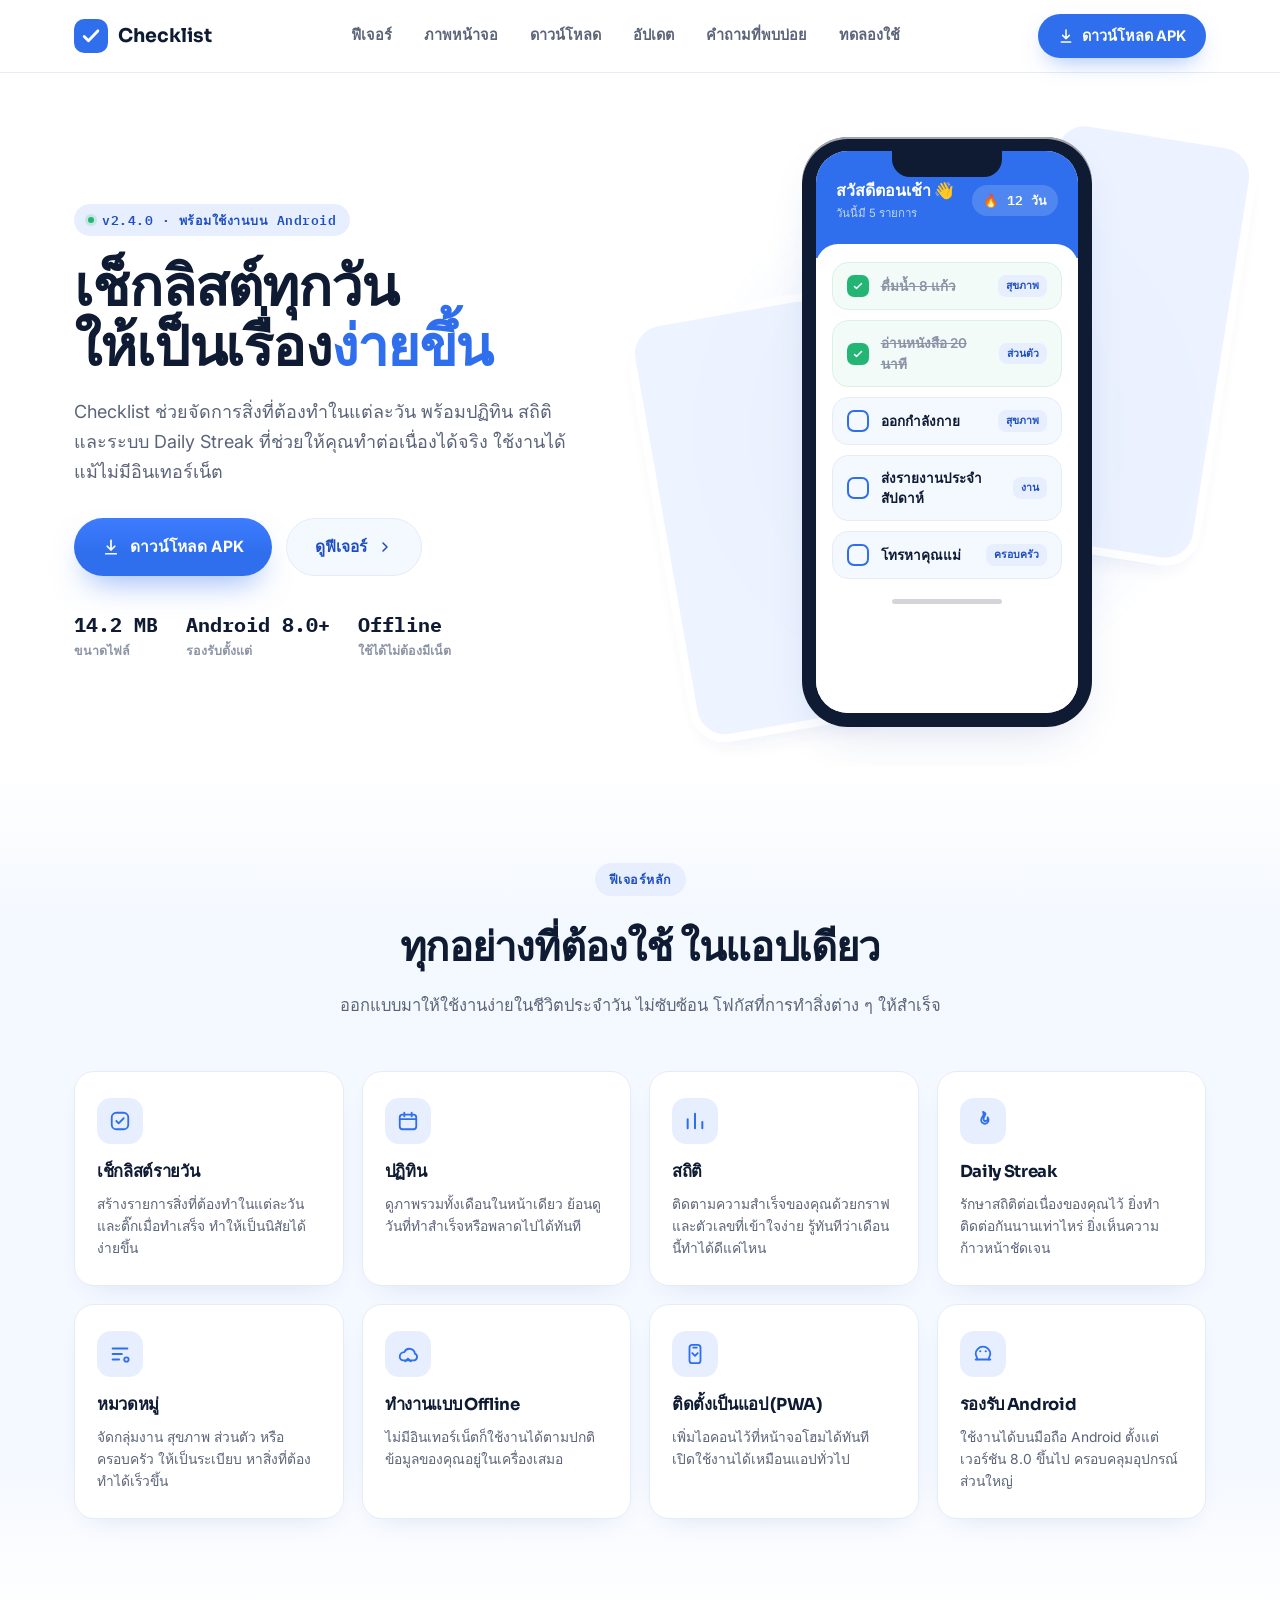
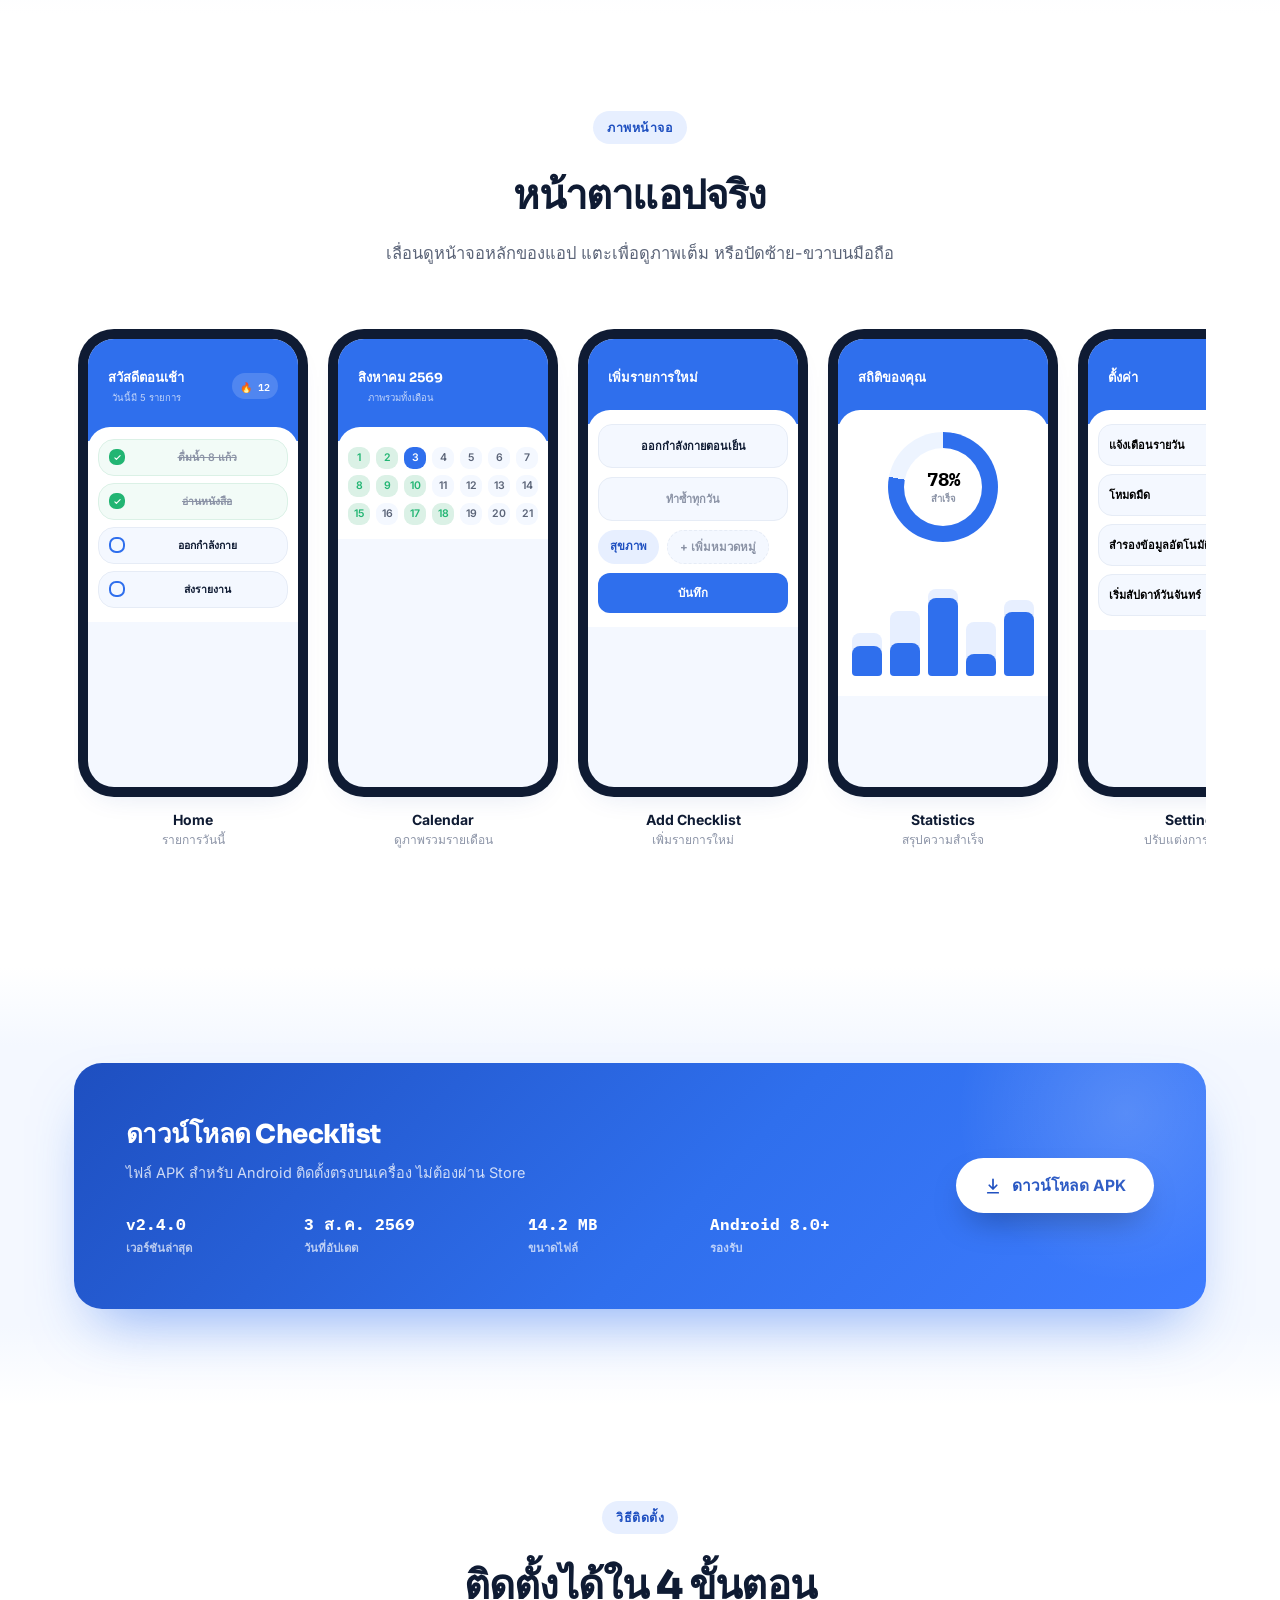
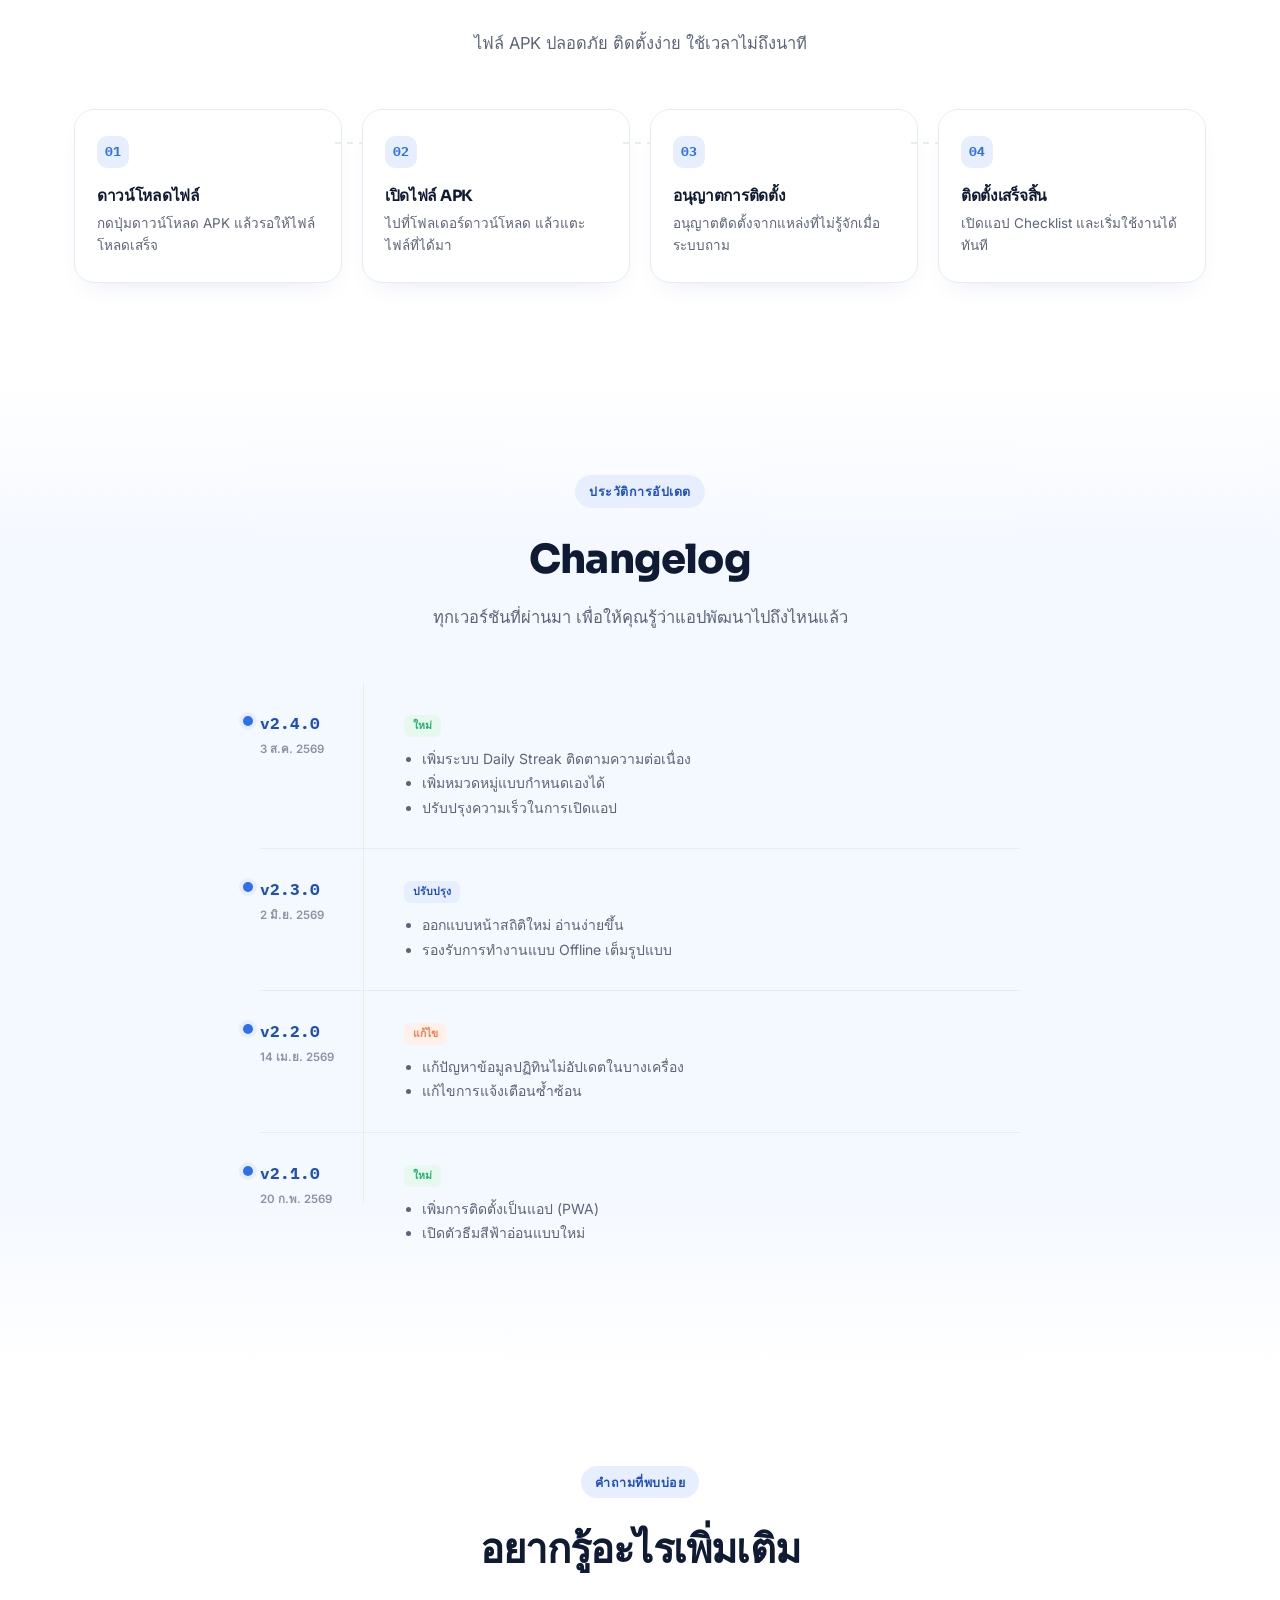
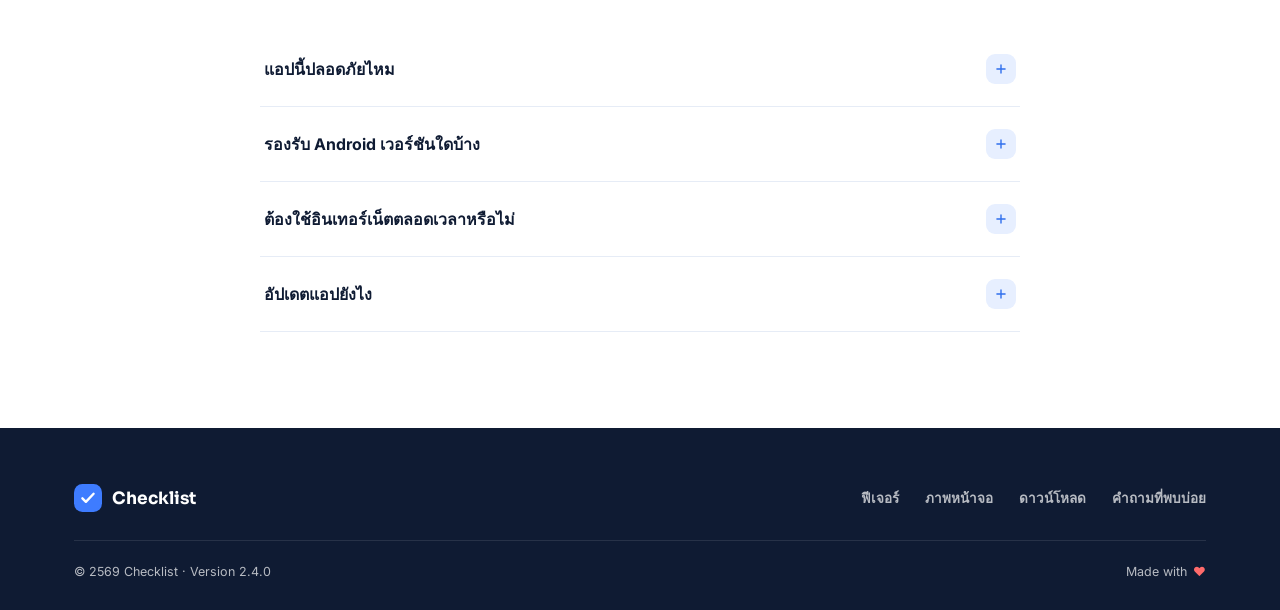
<file: index.html>
<!DOCTYPE html>
<html lang="th">
<head>
<meta charset="UTF-8">
<meta name="viewport" content="width=device-width, initial-scale=1, viewport-fit=cover">
<title>Checklist — เช็กลิสต์ทุกวัน ให้เป็นเรื่องง่าย</title>
<meta name="description" content="Checklist แอปจัดการเช็กลิสต์ประจำวัน พร้อมปฏิทิน สถิติ และ Daily Streak ใช้งานได้แบบ Offline ดาวน์โหลด APK ฟรี">
<meta name="theme-color" content="#2F6FED">
<link rel="preconnect" href="https://fonts.googleapis.com">
<link rel="preconnect" href="https://fonts.gstatic.com" crossorigin>
<link href="https://fonts.googleapis.com/css2?family=Sora:wght@500;600;700;800&family=Inter:wght@400;500;600;700&family=IBM+Plex+Mono:wght@500;600&display=swap" rel="stylesheet">
<style>
  :root{
    --bg:#ffffff;
    --bg-soft:#F4F8FF;
    --bg-soft-2:#EDF4FF;
    --primary:#2F6FED;
    --primary-dark:#1E4FC0;
    --primary-soft:#E7EFFF;
    --ink:#0F1B33;
    --ink-soft:#5B6478;
    --ink-faint:#8B93A6;
    --line:#E6ECF6;
    --streak:#FF7A45;
    --success:#22B573;
    --radius-l:28px;
    --radius-m:20px;
    --radius-s:14px;
    --shadow-soft:0 20px 50px -22px rgba(29,66,153,.22);
    --shadow-card:0 12px 30px -18px rgba(29,66,153,.18);
    --font-display:'Sora',system-ui,sans-serif;
    --font-body:'Inter',system-ui,sans-serif;
    --font-mono:'IBM Plex Mono',ui-monospace,monospace;
    --container:1180px;
  }

  *{box-sizing:border-box;}
  html{scroll-behavior:smooth;}
  @media (prefers-reduced-motion: reduce){
    html{scroll-behavior:auto;}
    *{animation-duration:0.001ms !important; animation-iteration-count:1 !important; transition-duration:0.001ms !important; scroll-behavior:auto !important;}
  }
  body{
    margin:0;
    font-family:var(--font-body);
    color:var(--ink);
    background:var(--bg);
    -webkit-font-smoothing:antialiased;
    line-height:1.5;
  }
  img,svg{display:block;max-width:100%;}
  a{color:inherit;text-decoration:none;}
  button{font-family:inherit;}
  .container{
    max-width:var(--container);
    margin:0 auto;
    padding:0 24px;
  }
  h1,h2,h3,h4{
    font-family:var(--font-display);
    margin:0;
    letter-spacing:-0.02em;
    color:var(--ink);
  }
  p{margin:0;}
  section{position:relative;}

  :focus-visible{
    outline:3px solid var(--primary);
    outline-offset:3px;
    border-radius:6px;
  }

  /* ---------- reveal on scroll ---------- */
  .reveal{
    opacity:0;
    transform:translateY(18px);
    transition:opacity .7s cubic-bezier(.2,.7,.2,1), transform .7s cubic-bezier(.2,.7,.2,1);
  }
  .reveal.in{
    opacity:1;
    transform:translateY(0);
  }
  .reveal-stagger > *{transition-delay:calc(var(--i, 0) * 70ms);}

  /* ---------- header ---------- */
  .site-header{
    position:sticky;
    top:0;
    z-index:50;
    background:rgba(255,255,255,.82);
    backdrop-filter:blur(14px) saturate(160%);
    -webkit-backdrop-filter:blur(14px) saturate(160%);
    border-bottom:1px solid var(--line);
  }
  .site-header .container{
    display:flex;
    align-items:center;
    justify-content:space-between;
    height:72px;
  }
  .brand{display:flex;align-items:center;gap:10px;font-family:var(--font-display);font-weight:700;font-size:19px;}
  .brand .logo-mark{width:34px;height:34px;flex:none;}
  .nav-links{display:flex;align-items:center;gap:28px;font-size:14.5px;font-weight:600;color:var(--ink-soft);}
  .nav-links a{padding:6px 2px;border-bottom:2px solid transparent;transition:color .2s ease,border-color .2s ease;}
  .nav-links a:hover{color:var(--primary);border-color:var(--primary-soft);}
  .header-cta{
    display:inline-flex;align-items:center;gap:8px;
    background:var(--primary);
    color:#fff;
    font-weight:700;
    font-size:14.5px;
    padding:11px 20px;
    border-radius:999px;
    box-shadow:0 10px 24px -10px rgba(47,111,237,.55);
    transition:transform .2s ease, box-shadow .2s ease, background .2s ease;
  }
  .header-cta:hover{transform:translateY(-1px);box-shadow:0 14px 28px -10px rgba(47,111,237,.6);background:var(--primary-dark);}
  .nav-toggle{display:none;}

  /* ---------- buttons ---------- */
  .btn{
    display:inline-flex;align-items:center;justify-content:center;gap:10px;
    font-weight:700;font-size:15.5px;
    padding:16px 28px;
    border-radius:999px;
    border:none;
    cursor:pointer;
    transition:transform .2s ease, box-shadow .2s ease, background .2s ease, color .2s ease;
    font-family:var(--font-body);
  }
  .btn-primary{
    background:linear-gradient(180deg,#3E7CFF,var(--primary) 60%);
    color:#fff;
    box-shadow:0 16px 32px -12px rgba(47,111,237,.55);
  }
  .btn-primary:hover{transform:translateY(-2px);box-shadow:0 20px 38px -12px rgba(47,111,237,.62);}
  .btn-ghost{
    background:var(--bg-soft);
    color:var(--primary-dark);
    border:1px solid var(--line);
  }
  .btn-ghost:hover{background:var(--primary-soft);transform:translateY(-2px);}
  .btn svg{flex:none;}

  /* ---------- hero ---------- */
  .hero{
    padding:64px 0 40px;
    overflow:hidden;
  }
  .hero .container{
    display:grid;
    grid-template-columns:1.05fr .95fr;
    gap:40px;
    align-items:center;
  }
  .eyebrow{
    display:inline-flex;align-items:center;gap:8px;
    font-family:var(--font-mono);
    font-size:12.5px;font-weight:600;
    letter-spacing:.04em;
    color:var(--primary-dark);
    background:var(--primary-soft);
    padding:7px 14px;
    border-radius:999px;
    margin-bottom:22px;
  }
  .eyebrow .dot{width:6px;height:6px;border-radius:50%;background:var(--success);box-shadow:0 0 0 3px rgba(34,181,115,.18);}
  .hero h1{
    font-size:clamp(34px,4.4vw,56px);
    line-height:1.06;
    font-weight:800;
  }
  .hero h1 span{color:var(--primary);}
  .hero .lede{
    margin-top:20px;
    font-size:18px;
    color:var(--ink-soft);
    max-width:46ch;
    line-height:1.65;
  }
  .hero-actions{
    margin-top:32px;
    display:flex;
    flex-wrap:wrap;
    gap:14px;
  }
  .hero-meta{
    margin-top:34px;
    display:flex;
    gap:28px;
    flex-wrap:wrap;
  }
  .hero-meta div{display:flex;flex-direction:column;gap:2px;}
  .hero-meta strong{font-family:var(--font-mono);font-size:20px;color:var(--ink);}
  .hero-meta span{font-size:12.5px;color:var(--ink-faint);font-weight:600;}

  /* ---------- phone mockup ---------- */
  .hero-visual{
    position:relative;
    display:flex;
    justify-content:center;
    align-items:center;
    min-height:560px;
  }
  .glow{
    position:absolute;
    width:520px;height:520px;
    background:radial-gradient(circle,rgba(47,111,237,.16),rgba(47,111,237,0) 70%);
    filter:blur(4px);
    z-index:0;
  }
  .phone{
    position:relative;
    width:290px;
    height:590px;
    background:#0F1B33;
    border-radius:46px;
    padding:14px;
    box-shadow:var(--shadow-soft), 0 2px 0 rgba(255,255,255,.6) inset;
    z-index:2;
  }
  .phone::before{
    content:"";
    position:absolute;
    top:14px;left:50%;
    transform:translateX(-50%);
    width:110px;height:26px;
    background:#0F1B33;
    border-radius:0 0 18px 18px;
    z-index:3;
  }
  .phone-screen{
    width:100%;height:100%;
    background:var(--bg-soft);
    border-radius:32px;
    overflow:hidden;
    position:relative;
    display:flex;
    flex-direction:column;
  }
  .phone-float{
    position:absolute;
    width:210px;height:430px;
    background:#EAF1FF;
    border-radius:36px;
    border:8px solid #fff;
    box-shadow:var(--shadow-card);
    z-index:1;
  }
  .phone-float.p1{top:-10px;right:-24px;transform:rotate(9deg);opacity:.9;}
  .phone-float.p2{bottom:-6px;left:-30px;transform:rotate(-10deg);opacity:.85;}

  .screen-topbar{
    padding:28px 20px 14px;
    display:flex;justify-content:space-between;align-items:center;
  }
  .screen-topbar .hi{font-family:var(--font-display);color:#fff;font-weight:700;font-size:16px;}
  .screen-topbar .sub{font-family:var(--font-body);color:rgba(255,255,255,.7);font-size:11.5px;margin-top:2px;}
  .screen-topbar-inner{background:var(--primary);padding:0 0 22px;}
  .streak-chip{
    display:flex;align-items:center;gap:5px;
    background:rgba(255,255,255,.16);
    color:#fff;
    padding:6px 11px;
    border-radius:999px;
    font-family:var(--font-mono);
    font-size:12.5px;font-weight:600;
  }
  .screen-body{
    flex:1;
    padding:18px 16px 20px;
    display:flex;flex-direction:column;gap:10px;
    background:#fff;
    border-radius:22px 22px 0 0;
    margin-top:-14px;
    overflow:hidden;
  }
  .task-row{
    display:flex;align-items:center;gap:12px;
    background:var(--bg-soft);
    border:1px solid var(--line);
    padding:12px 14px;
    border-radius:16px;
  }
  .task-row .box{
    width:22px;height:22px;border-radius:7px;
    border:2px solid var(--primary);
    flex:none;
    display:flex;align-items:center;justify-content:center;
  }
  .task-row.done{background:#F2FBF7;border-color:#DBF1E6;}
  .task-row.done .box{background:var(--success);border-color:var(--success);}
  .task-row.done .box svg{stroke:#fff;}
  .task-row .txt{flex:1;font-size:13.5px;font-weight:600;color:var(--ink);}
  .task-row.done .txt{color:var(--ink-faint);text-decoration:line-through;}
  .task-row .tag{font-size:10.5px;font-weight:700;color:var(--primary-dark);background:var(--primary-soft);padding:3px 8px;border-radius:8px;flex:none;}

  .home-indicator{
    width:110px;height:5px;border-radius:999px;
    background:rgba(15,27,51,.18);
    margin:10px auto 0;
    flex:none;
  }

  /* calendar screen */
  .cal-grid{display:grid;grid-template-columns:repeat(7,1fr);gap:6px;margin-top:6px;}
  .cal-cell{aspect-ratio:1;border-radius:9px;display:flex;align-items:center;justify-content:center;font-size:10.5px;font-weight:600;color:var(--ink-soft);background:var(--bg-soft);}
  .cal-cell.active{background:var(--primary);color:#fff;}
  .cal-cell.done{background:#DBF1E6;color:var(--success);}

  /* stats screen */
  .stat-bars{display:flex;align-items:flex-end;gap:8px;height:120px;padding:6px 4px;}
  .stat-bars .bar{flex:1;background:var(--primary-soft);border-radius:8px 8px 4px 4px;position:relative;}
  .stat-bars .bar span{position:absolute;inset:0;background:var(--primary);border-radius:8px 8px 4px 4px;bottom:0;top:auto;}
  .stat-ring{width:110px;height:110px;margin:8px auto;border-radius:50%;background:conic-gradient(var(--primary) 0turn 0.78turn, var(--bg-soft-2) 0.78turn 1turn);display:flex;align-items:center;justify-content:center;}
  .stat-ring-inner{width:78px;height:78px;border-radius:50%;background:#fff;display:flex;flex-direction:column;align-items:center;justify-content:center;}
  .stat-ring-inner strong{font-family:var(--font-mono);font-size:19px;}
  .stat-ring-inner span{font-size:9.5px;color:var(--ink-faint);font-weight:600;}

  /* settings screen */
  .set-row{display:flex;align-items:center;justify-content:space-between;background:var(--bg-soft);border:1px solid var(--line);border-radius:14px;padding:12px 14px;}
  .set-row .lab{font-size:13px;font-weight:600;}
  .switch{width:38px;height:22px;border-radius:999px;background:var(--line);position:relative;flex:none;}
  .switch.on{background:var(--primary);}
  .switch::after{content:"";position:absolute;top:2px;left:2px;width:18px;height:18px;border-radius:50%;background:#fff;box-shadow:0 1px 3px rgba(0,0,0,.2);transition:transform .2s ease;}
  .switch.on::after{transform:translateX(16px);}

  /* add-checklist screen */
  .field{background:var(--bg-soft);border:1px solid var(--line);border-radius:14px;padding:12px 14px;font-size:13px;color:var(--ink-faint);font-weight:600;}
  .field.filled{color:var(--ink);}
  .chip-row{display:flex;gap:8px;flex-wrap:wrap;}
  .chip{font-size:11.5px;font-weight:700;padding:7px 12px;border-radius:999px;background:var(--primary-soft);color:var(--primary-dark);}
  .chip.ghost{background:var(--bg-soft);color:var(--ink-faint);border:1px dashed var(--line);}

  /* ---------- section headers ---------- */
  .section-pad{padding:96px 0;}
  .section-head{
    max-width:640px;
    margin:0 auto 52px;
    text-align:center;
  }
  .section-head .eyebrow{margin-left:auto;margin-right:auto;}
  .section-head h2{font-size:clamp(28px,3.4vw,40px);font-weight:800;}
  .section-head p{margin-top:14px;color:var(--ink-soft);font-size:16.5px;line-height:1.65;}

  .bg-soft{background:linear-gradient(180deg,#fff, var(--bg-soft) 18%, var(--bg-soft) 82%, #fff);}

  /* ---------- features ---------- */
  .feature-grid{
    display:grid;
    grid-template-columns:repeat(4,1fr);
    gap:18px;
  }
  .feature-card{
    background:#fff;
    border:1px solid var(--line);
    border-radius:var(--radius-m);
    padding:26px 22px;
    box-shadow:var(--shadow-card);
    transition:transform .25s ease, box-shadow .25s ease, border-color .25s ease;
  }
  .feature-card:hover{transform:translateY(-5px);box-shadow:0 24px 40px -20px rgba(29,66,153,.28);border-color:var(--primary-soft);}
  .feature-icon{
    width:46px;height:46px;
    border-radius:14px;
    background:var(--primary-soft);
    color:var(--primary);
    display:flex;align-items:center;justify-content:center;
    margin-bottom:16px;
  }
  .feature-card h3{font-size:16.5px;font-weight:700;margin-bottom:8px;}
  .feature-card p{font-size:13.8px;color:var(--ink-soft);line-height:1.6;}

  /* ---------- gallery ---------- */
  .gallery-track{
    display:flex;
    gap:20px;
    overflow-x:auto;
    padding:10px 4px 22px;
    scroll-snap-type:x mandatory;
    scrollbar-width:thin;
    scrollbar-color:var(--primary-soft) transparent;
  }
  .gallery-track::-webkit-scrollbar{height:8px;}
  .gallery-track::-webkit-scrollbar-thumb{background:var(--primary-soft);border-radius:99px;}
  .gallery-item{
    flex:none;
    scroll-snap-align:center;
    width:230px;
    cursor:zoom-in;
    border:none;
    background:none;
    padding:0;
    text-align:center;
  }
  .gallery-item .frame{
    width:230px;height:468px;
    background:#0F1B33;
    border-radius:36px;
    padding:10px;
    box-shadow:var(--shadow-card);
    transition:transform .25s ease, box-shadow .25s ease;
  }
  .gallery-item:hover .frame{transform:translateY(-6px) scale(1.02);box-shadow:0 26px 44px -20px rgba(29,66,153,.32);}
  .gallery-item .mini-screen{width:100%;height:100%;border-radius:26px;overflow:hidden;background:var(--bg-soft);}
  .gallery-item .label{margin-top:14px;font-weight:700;font-size:14px;color:var(--ink);}
  .gallery-item .label small{display:block;font-weight:500;color:var(--ink-faint);font-size:12px;margin-top:2px;}

  /* lightbox */
  .lightbox{
    position:fixed;inset:0;z-index:100;
    background:rgba(10,16,32,.72);
    backdrop-filter:blur(6px);
    display:none;
    align-items:center;justify-content:center;
    padding:24px;
  }
  .lightbox.open{display:flex;}
  .lightbox-stage{position:relative;display:flex;align-items:center;gap:18px;}
  .lightbox .frame-lg{width:290px;height:590px;background:#0F1B33;border-radius:44px;padding:12px;box-shadow:0 30px 70px rgba(0,0,0,.4);}
  .lightbox .mini-screen{width:100%;height:100%;border-radius:32px;overflow:hidden;background:var(--bg-soft);}
  .lb-nav{
    width:46px;height:46px;border-radius:50%;
    background:rgba(255,255,255,.14);
    border:1px solid rgba(255,255,255,.25);
    color:#fff;
    display:flex;align-items:center;justify-content:center;
    cursor:pointer;
    flex:none;
  }
  .lb-nav:hover{background:rgba(255,255,255,.24);}
  .lb-close{
    position:absolute;top:-52px;right:0;
    width:40px;height:40px;border-radius:50%;
    background:rgba(255,255,255,.14);
    border:1px solid rgba(255,255,255,.25);
    color:#fff;cursor:pointer;
    display:flex;align-items:center;justify-content:center;
  }
  .lb-caption{position:absolute;bottom:-40px;left:0;right:0;text-align:center;color:#fff;font-weight:700;font-size:14px;}

  /* ---------- download ---------- */
  .download-card{
    background:linear-gradient(135deg,#1E4FC0,#2F6FED 55%,#3E7CFF);
    border-radius:var(--radius-l);
    padding:52px;
    color:#fff;
    display:grid;
    grid-template-columns:1fr auto;
    gap:40px;
    align-items:center;
    box-shadow:0 30px 60px -22px rgba(47,111,237,.55);
    position:relative;
    overflow:hidden;
  }
  .download-card::after{
    content:"";
    position:absolute;
    width:340px;height:340px;
    right:-90px;top:-120px;
    background:radial-gradient(circle,rgba(255,255,255,.16),transparent 70%);
  }
  .download-info h3{color:#fff;font-size:26px;font-weight:800;}
  .download-info p{color:rgba(255,255,255,.78);margin-top:8px;font-size:14.5px;}
  .spec-grid{
    display:grid;
    grid-template-columns:repeat(4,auto);
    gap:26px;
    margin-top:28px;
  }
  .spec-grid div{display:flex;flex-direction:column;gap:4px;}
  .spec-grid strong{font-family:var(--font-mono);font-size:16px;}
  .spec-grid span{font-size:11.5px;color:rgba(255,255,255,.68);font-weight:600;}
  .download-card .btn-primary{
    background:#fff;
    color:var(--primary-dark);
    box-shadow:0 16px 34px -12px rgba(0,0,0,.35);
  }
  .download-card .btn-primary:hover{background:#F4F8FF;}

  /* ---------- steps ---------- */
  .steps{
    display:grid;
    grid-template-columns:repeat(4,1fr);
    gap:20px;
    counter-reset:step;
  }
  .step-card{
    background:#fff;
    border:1px solid var(--line);
    border-radius:var(--radius-m);
    padding:26px 22px;
    box-shadow:var(--shadow-card);
    position:relative;
  }
  .step-num{
    font-family:var(--font-mono);
    font-size:13px;font-weight:700;
    color:var(--primary);
    background:var(--primary-soft);
    width:32px;height:32px;
    border-radius:10px;
    display:flex;align-items:center;justify-content:center;
    margin-bottom:16px;
  }
  .step-card h4{font-size:15.5px;font-weight:700;margin-bottom:6px;}
  .step-card p{font-size:13.5px;color:var(--ink-soft);line-height:1.6;}
  .step-connector{
    position:absolute;top:32px;left:calc(100% - 6px);
    width:calc(20px + 12px);
    height:2px;
    background:repeating-linear-gradient(90deg,var(--line) 0 6px, transparent 6px 12px);
    display:block;
  }
  .step-card:last-child .step-connector{display:none;}

  /* ---------- changelog ---------- */
  .changelog{max-width:760px;margin:0 auto;}
  .cl-item{
    display:grid;
    grid-template-columns:120px 1fr;
    gap:24px;
    padding:28px 0;
    border-bottom:1px solid var(--line);
  }
  .cl-item:last-child{border-bottom:none;}
  .cl-version{
    font-family:var(--font-mono);
    font-weight:700;
    color:var(--primary-dark);
    font-size:16px;
    position:relative;
  }
  .cl-version .date{display:block;font-family:var(--font-body);font-weight:600;color:var(--ink-faint);font-size:11.5px;margin-top:6px;}
  .cl-version::before{
    content:"";
    position:absolute;
    left:-17px;top:5px;
    width:10px;height:10px;
    border-radius:50%;
    background:var(--primary);
    box-shadow:0 0 0 4px var(--primary-soft);
  }
  .cl-item{position:relative;}
  .cl-item::after{
    content:"";
    position:absolute;
    left:103px;top:0;bottom:-1px;
    width:1px;
    background:var(--line);
  }
  .cl-item:last-child::after{bottom:50%;}
  .cl-tag{
    display:inline-block;
    font-size:10.5px;font-weight:700;
    padding:3px 9px;
    border-radius:7px;
    margin-bottom:10px;
  }
  .cl-tag.new{background:#E7F8EF;color:var(--success);}
  .cl-tag.fix{background:#FFF1EA;color:var(--streak);}
  .cl-tag.improve{background:var(--primary-soft);color:var(--primary-dark);}
  .cl-body ul{margin:0;padding-left:18px;color:var(--ink-soft);font-size:14px;line-height:1.75;}

  /* ---------- faq ---------- */
  .faq{max-width:760px;margin:0 auto;}
  .faq-item{
    border-bottom:1px solid var(--line);
  }
  .faq-q{
    width:100%;
    display:flex;align-items:center;justify-content:space-between;
    gap:16px;
    background:none;border:none;
    padding:22px 4px;
    cursor:pointer;
    text-align:right;
  }
  .faq-q span{text-align:left;font-size:16px;font-weight:700;color:var(--ink);}
  .faq-q .plus{
    flex:none;
    width:30px;height:30px;
    border-radius:9px;
    background:var(--primary-soft);
    color:var(--primary);
    display:flex;align-items:center;justify-content:center;
    transition:transform .25s ease;
  }
  .faq-item.open .faq-q .plus{transform:rotate(45deg);}
  .faq-a{
    max-height:0;
    overflow:hidden;
    transition:max-height .35s ease;
  }
  .faq-a-inner{padding:0 4px 22px;color:var(--ink-soft);font-size:14.5px;line-height:1.7;max-width:64ch;}

  /* ---------- footer ---------- */
  footer{
    background:var(--ink);
    color:rgba(255,255,255,.7);
    padding:56px 0 28px;
  }
  .footer-top{
    display:flex;justify-content:space-between;align-items:center;flex-wrap:wrap;gap:20px;
    padding-bottom:28px;
    border-bottom:1px solid rgba(255,255,255,.1);
  }
  .footer-brand{display:flex;align-items:center;gap:10px;font-family:var(--font-display);font-weight:700;font-size:17px;color:#fff;}
  .footer-links{display:flex;gap:26px;font-size:13.5px;font-weight:600;}
  .footer-links a:hover{color:#fff;}
  .footer-bottom{
    display:flex;justify-content:space-between;align-items:center;flex-wrap:wrap;gap:10px;
    padding-top:22px;
    font-size:12.5px;
  }
  .footer-bottom .made{display:flex;align-items:center;gap:6px;}

  /* ---------- responsive ---------- */
  @media (max-width:1080px){
    .feature-grid{grid-template-columns:repeat(2,1fr);}
    .steps{grid-template-columns:repeat(2,1fr);}
    .step-connector{display:none;}
    .spec-grid{grid-template-columns:repeat(2,1fr);}
  }
  @media (max-width:860px){
    .nav-links{display:none;}
    .hero .container{grid-template-columns:1fr;}
    .hero-visual{order:-1;min-height:460px;}
    .phone{width:230px;height:470px;}
    .phone-float{display:none;}
    .download-card{grid-template-columns:1fr;text-align:center;padding:36px 26px;}
    .spec-grid{justify-content:center;justify-items:center;}
    .cl-item{grid-template-columns:1fr;}
    .cl-item::after{display:none;}
    .cl-version::before{display:none;}
  }
  @media (max-width:640px){
    .section-pad{padding:64px 0;}
    .feature-grid{grid-template-columns:1fr;}
    .steps{grid-template-columns:1fr;}
    .header-cta span{display:none;}
    .header-cta{padding:11px 14px;}
    .download-card::after{display:none;}
  }
</style>
</head>
<body>

<!-- ===================== HEADER ===================== -->
<header class="site-header">
  <div class="container">
    <a class="brand" href="#top">
      <svg class="logo-mark" viewBox="0 0 40 40" fill="none" xmlns="http://www.w3.org/2000/svg" aria-hidden="true">
        <rect width="40" height="40" rx="12" fill="#2F6FED"/>
        <path d="M12 20.5L17 25.5L28 14" stroke="white" stroke-width="3.4" stroke-linecap="round" stroke-linejoin="round"/>
      </svg>
      Checklist
    </a>
    <nav class="nav-links" aria-label="เมนูหลัก">
      <a href="#features">ฟีเจอร์</a>
      <a href="#gallery">ภาพหน้าจอ</a>
      <a href="#download">ดาวน์โหลด</a>
      <a href="#changelog">อัปเดต</a>
      <a href="#faq">คำถามที่พบบ่อย</a>
      <a href="www/index.html">ทดลองใช้</a>
    </nav>
    <a class="header-cta" href="#download">
      <svg width="16" height="16" viewBox="0 0 24 24" fill="none" aria-hidden="true"><path d="M12 3v13m0 0l-5-5m5 5l5-5M5 21h14" stroke="currentColor" stroke-width="2.3" stroke-linecap="round" stroke-linejoin="round"/></svg>
      <span>ดาวน์โหลด APK</span>
    </a>
  </div>
</header>

<!-- ===================== HERO ===================== -->
<section class="hero" id="top">
  <div class="container">
    <div class="hero-copy reveal in">
      <span class="eyebrow"><span class="dot"></span> v2.4.0 · พร้อมใช้งานบน Android</span>
      <h1>เช็กลิสต์ทุกวัน<br>ให้เป็นเรื่อง<span>ง่ายขึ้น</span></h1>
      <p class="lede">Checklist ช่วยจัดการสิ่งที่ต้องทำในแต่ละวัน พร้อมปฏิทิน สถิติ และระบบ Daily Streak ที่ช่วยให้คุณทำต่อเนื่องได้จริง ใช้งานได้แม้ไม่มีอินเทอร์เน็ต</p>
      <div class="hero-actions">
        <a class="btn btn-primary" href="app-release.apk" download>
          <svg width="18" height="18" viewBox="0 0 24 24" fill="none" aria-hidden="true"><path d="M12 3v13m0 0l-5-5m5 5l5-5M5 21h14" stroke="currentColor" stroke-width="2.3" stroke-linecap="round" stroke-linejoin="round"/></svg>
          ดาวน์โหลด APK
        </a>
        <a class="btn btn-ghost" href="#features">
          ดูฟีเจอร์
          <svg width="16" height="16" viewBox="0 0 24 24" fill="none" aria-hidden="true"><path d="M9 6l6 6-6 6" stroke="currentColor" stroke-width="2.3" stroke-linecap="round" stroke-linejoin="round"/></svg>
        </a>
      </div>
      <div class="hero-meta">
        <div><strong>14.2 MB</strong><span>ขนาดไฟล์</span></div>
        <div><strong>Android 8.0+</strong><span>รองรับตั้งแต่</span></div>
        <div><strong>Offline</strong><span>ใช้ได้ไม่ต้องมีเน็ต</span></div>
      </div>
    </div>

    <div class="hero-visual reveal in">
      <div class="glow" aria-hidden="true"></div>
      <div class="phone-float p1" aria-hidden="true"></div>
      <div class="phone-float p2" aria-hidden="true"></div>
      <div class="phone" role="img" aria-label="ตัวอย่างหน้าจอแอป Checklist แสดงรายการเช็กลิสต์วันนี้และจำนวนวันต่อเนื่อง">
        <div class="phone-screen">
          <div class="screen-topbar-inner">
            <div class="screen-topbar">
              <div>
                <div class="hi">สวัสดีตอนเช้า 👋</div>
                <div class="sub">วันนี้มี 5 รายการ</div>
              </div>
              <div class="streak-chip">🔥 12 วัน</div>
            </div>
          </div>
          <div class="screen-body">
            <div class="task-row done"><div class="box"><svg width="12" height="12" viewBox="0 0 24 24" fill="none"><path d="M5 13l4 4L19 7" stroke="#fff" stroke-width="3" stroke-linecap="round" stroke-linejoin="round"/></svg></div><div class="txt">ดื่มน้ำ 8 แก้ว</div><div class="tag">สุขภาพ</div></div>
            <div class="task-row done"><div class="box"><svg width="12" height="12" viewBox="0 0 24 24" fill="none"><path d="M5 13l4 4L19 7" stroke="#fff" stroke-width="3" stroke-linecap="round" stroke-linejoin="round"/></svg></div><div class="txt">อ่านหนังสือ 20 นาที</div><div class="tag">ส่วนตัว</div></div>
            <div class="task-row"><div class="box"></div><div class="txt">ออกกำลังกาย</div><div class="tag">สุขภาพ</div></div>
            <div class="task-row"><div class="box"></div><div class="txt">ส่งรายงานประจำสัปดาห์</div><div class="tag">งาน</div></div>
            <div class="task-row"><div class="box"></div><div class="txt">โทรหาคุณแม่</div><div class="tag">ครอบครัว</div></div>
            <div class="home-indicator"></div>
          </div>
        </div>
      </div>
    </div>
  </div>
</section>

<!-- ===================== FEATURES ===================== -->
<section class="section-pad bg-soft" id="features">
  <div class="container">
    <div class="section-head reveal">
      <span class="eyebrow">ฟีเจอร์หลัก</span>
      <h2>ทุกอย่างที่ต้องใช้ ในแอปเดียว</h2>
      <p>ออกแบบมาให้ใช้งานง่ายในชีวิตประจำวัน ไม่ซับซ้อน โฟกัสที่การทำสิ่งต่าง ๆ ให้สำเร็จ</p>
    </div>

    <div class="feature-grid reveal-stagger">
      <div class="feature-card reveal" style="--i:0">
        <div class="feature-icon"><svg width="22" height="22" viewBox="0 0 24 24" fill="none"><rect x="3" y="3" width="18" height="18" rx="5" stroke="currentColor" stroke-width="2"/><path d="M8 12l2.5 2.5L16 9" stroke="currentColor" stroke-width="2" stroke-linecap="round" stroke-linejoin="round"/></svg></div>
        <h3>เช็กลิสต์รายวัน</h3>
        <p>สร้างรายการสิ่งที่ต้องทำในแต่ละวัน และติ๊กเมื่อทำเสร็จ ทำให้เป็นนิสัยได้ง่ายขึ้น</p>
      </div>
      <div class="feature-card reveal" style="--i:1">
        <div class="feature-icon"><svg width="22" height="22" viewBox="0 0 24 24" fill="none"><rect x="3" y="5" width="18" height="16" rx="3" stroke="currentColor" stroke-width="2"/><path d="M3 10h18M8 3v4M16 3v4" stroke="currentColor" stroke-width="2" stroke-linecap="round"/></svg></div>
        <h3>ปฏิทิน</h3>
        <p>ดูภาพรวมทั้งเดือนในหน้าเดียว ย้อนดูวันที่ทำสำเร็จหรือพลาดไปได้ทันที</p>
      </div>
      <div class="feature-card reveal" style="--i:2">
        <div class="feature-icon"><svg width="22" height="22" viewBox="0 0 24 24" fill="none"><path d="M4 20V10M12 20V4M20 20v-7" stroke="currentColor" stroke-width="2.2" stroke-linecap="round" stroke-linejoin="round"/></svg></div>
        <h3>สถิติ</h3>
        <p>ติดตามความสำเร็จของคุณด้วยกราฟและตัวเลขที่เข้าใจง่าย รู้ทันทีว่าเดือนนี้ทำได้ดีแค่ไหน</p>
      </div>
      <div class="feature-card reveal" style="--i:3">
        <div class="feature-icon"><svg width="22" height="22" viewBox="0 0 24 24" fill="none"><path d="M12 2c3 4-2 5-2 9a4 4 0 108 0c0-2-1-3-1-3s1 4-2 4-3-3-1-6c1.5-2 .5-3-2-4z" stroke="currentColor" stroke-width="2" stroke-linejoin="round"/></svg></div>
        <h3>Daily Streak</h3>
        <p>รักษาสถิติต่อเนื่องของคุณไว้ ยิ่งทำติดต่อกันนานเท่าไหร่ ยิ่งเห็นความก้าวหน้าชัดเจน</p>
      </div>
      <div class="feature-card reveal" style="--i:4">
        <div class="feature-icon"><svg width="22" height="22" viewBox="0 0 24 24" fill="none"><path d="M4 6h16M4 12h10M4 18h7" stroke="currentColor" stroke-width="2.2" stroke-linecap="round"/><circle cx="19" cy="18" r="2.4" stroke="currentColor" stroke-width="2"/></svg></div>
        <h3>หมวดหมู่</h3>
        <p>จัดกลุ่มงาน สุขภาพ ส่วนตัว หรือครอบครัว ให้เป็นระเบียบ หาสิ่งที่ต้องทำได้เร็วขึ้น</p>
      </div>
      <div class="feature-card reveal" style="--i:5">
        <div class="feature-icon"><svg width="22" height="22" viewBox="0 0 24 24" fill="none"><path d="M3 15a5 5 0 015-5 6 6 0 0111.5 1.5A4 4 0 0119 19H7a4 4 0 01-4-4z" stroke="currentColor" stroke-width="2" stroke-linejoin="round"/><path d="M9 20l3-3 3 3" stroke="currentColor" stroke-width="2" stroke-linecap="round" stroke-linejoin="round"/></svg></div>
        <h3>ทำงานแบบ Offline</h3>
        <p>ไม่มีอินเทอร์เน็ตก็ใช้งานได้ตามปกติ ข้อมูลของคุณอยู่ในเครื่องเสมอ</p>
      </div>
      <div class="feature-card reveal" style="--i:6">
        <div class="feature-icon"><svg width="22" height="22" viewBox="0 0 24 24" fill="none"><rect x="6" y="2" width="12" height="20" rx="3" stroke="currentColor" stroke-width="2"/><path d="M10 5h4" stroke="currentColor" stroke-width="2" stroke-linecap="round"/><path d="M9 11l3 3 3-3" stroke="currentColor" stroke-width="2" stroke-linecap="round" stroke-linejoin="round"/></svg></div>
        <h3>ติดตั้งเป็นแอป (PWA)</h3>
        <p>เพิ่มไอคอนไว้ที่หน้าจอโฮมได้ทันที เปิดใช้งานได้เหมือนแอปทั่วไป</p>
      </div>
      <div class="feature-card reveal" style="--i:7">
        <div class="feature-icon"><svg width="22" height="22" viewBox="0 0 24 24" fill="none"><path d="M6 18l-2-6a8 8 0 0116 0l-2 6" stroke="currentColor" stroke-width="2" stroke-linecap="round" stroke-linejoin="round"/><circle cx="9" cy="9" r="1.2" fill="currentColor"/><circle cx="15" cy="9" r="1.2" fill="currentColor"/><path d="M4 18h16" stroke="currentColor" stroke-width="2" stroke-linecap="round"/></svg></div>
        <h3>รองรับ Android</h3>
        <p>ใช้งานได้บนมือถือ Android ตั้งแต่เวอร์ชัน 8.0 ขึ้นไป ครอบคลุมอุปกรณ์ส่วนใหญ่</p>
      </div>
    </div>
  </div>
</section>

<!-- ===================== SCREENSHOT GALLERY ===================== -->
<section class="section-pad" id="gallery">
  <div class="container">
    <div class="section-head reveal">
      <span class="eyebrow">ภาพหน้าจอ</span>
      <h2>หน้าตาแอปจริง</h2>
      <p>เลื่อนดูหน้าจอหลักของแอป แตะเพื่อดูภาพเต็ม หรือปัดซ้าย-ขวาบนมือถือ</p>
    </div>
  </div>

  <div class="container">
    <div class="gallery-track" id="galleryTrack" tabindex="0" aria-label="แกลเลอรีภาพหน้าจอแอป เลื่อนเพื่อดูเพิ่มเติม">

      <button class="gallery-item reveal" data-index="0" aria-label="เปิดดูภาพหน้าจอ Home แบบเต็ม">
        <div class="frame">
          <div class="mini-screen">
            <div class="screen-topbar-inner">
              <div class="screen-topbar"><div><div class="hi" style="font-size:13px">สวัสดีตอนเช้า</div><div class="sub" style="font-size:9.5px">วันนี้มี 5 รายการ</div></div><div class="streak-chip" style="font-size:10px;padding:4px 8px">🔥 12</div></div>
            </div>
            <div class="screen-body" style="padding:12px 10px 14px;gap:7px;">
              <div class="task-row done" style="padding:9px 10px;"><div class="box" style="width:16px;height:16px;"><svg width="9" height="9" viewBox="0 0 24 24" fill="none"><path d="M5 13l4 4L19 7" stroke="#fff" stroke-width="3" stroke-linecap="round" stroke-linejoin="round"/></svg></div><div class="txt" style="font-size:10.5px">ดื่มน้ำ 8 แก้ว</div></div>
              <div class="task-row done" style="padding:9px 10px;"><div class="box" style="width:16px;height:16px;"><svg width="9" height="9" viewBox="0 0 24 24" fill="none"><path d="M5 13l4 4L19 7" stroke="#fff" stroke-width="3" stroke-linecap="round" stroke-linejoin="round"/></svg></div><div class="txt" style="font-size:10.5px">อ่านหนังสือ</div></div>
              <div class="task-row" style="padding:9px 10px;"><div class="box" style="width:16px;height:16px;"></div><div class="txt" style="font-size:10.5px">ออกกำลังกาย</div></div>
              <div class="task-row" style="padding:9px 10px;"><div class="box" style="width:16px;height:16px;"></div><div class="txt" style="font-size:10.5px">ส่งรายงาน</div></div>
            </div>
          </div>
        </div>
        <div class="label">Home<small>รายการวันนี้</small></div>
      </button>

      <button class="gallery-item reveal" data-index="1" aria-label="เปิดดูภาพหน้าจอ Calendar แบบเต็ม">
        <div class="frame">
          <div class="mini-screen">
            <div class="screen-topbar-inner">
              <div class="screen-topbar"><div><div class="hi" style="font-size:13px">สิงหาคม 2569</div><div class="sub" style="font-size:9.5px">ภาพรวมทั้งเดือน</div></div></div>
            </div>
            <div class="screen-body" style="padding:14px 10px;">
              <div class="cal-grid">
                <div class="cal-cell done">1</div><div class="cal-cell done">2</div><div class="cal-cell active">3</div><div class="cal-cell">4</div><div class="cal-cell">5</div><div class="cal-cell">6</div><div class="cal-cell">7</div>
                <div class="cal-cell done">8</div><div class="cal-cell done">9</div><div class="cal-cell done">10</div><div class="cal-cell">11</div><div class="cal-cell">12</div><div class="cal-cell">13</div><div class="cal-cell">14</div>
                <div class="cal-cell done">15</div><div class="cal-cell">16</div><div class="cal-cell done">17</div><div class="cal-cell done">18</div><div class="cal-cell">19</div><div class="cal-cell">20</div><div class="cal-cell">21</div>
              </div>
            </div>
          </div>
        </div>
        <div class="label">Calendar<small>ดูภาพรวมรายเดือน</small></div>
      </button>

      <button class="gallery-item reveal" data-index="2" aria-label="เปิดดูภาพหน้าจอ Add Checklist แบบเต็ม">
        <div class="frame">
          <div class="mini-screen">
            <div class="screen-topbar-inner">
              <div class="screen-topbar"><div><div class="hi" style="font-size:13px">เพิ่มรายการใหม่</div></div></div>
            </div>
            <div class="screen-body" style="padding:14px 10px;gap:9px;">
              <div class="field filled" style="font-size:11px;">ออกกำลังกายตอนเย็น</div>
              <div class="field" style="font-size:11px;">ทำซ้ำทุกวัน</div>
              <div class="chip-row">
                <div class="chip">สุขภาพ</div>
                <div class="chip ghost">+ เพิ่มหมวดหมู่</div>
              </div>
              <div style="margin-top:auto;background:var(--primary);color:#fff;text-align:center;padding:11px;border-radius:12px;font-size:11.5px;font-weight:700;">บันทึก</div>
            </div>
          </div>
        </div>
        <div class="label">Add Checklist<small>เพิ่มรายการใหม่</small></div>
      </button>

      <button class="gallery-item reveal" data-index="3" aria-label="เปิดดูภาพหน้าจอ Statistics แบบเต็ม">
        <div class="frame">
          <div class="mini-screen">
            <div class="screen-topbar-inner">
              <div class="screen-topbar"><div><div class="hi" style="font-size:13px">สถิติของคุณ</div></div></div>
            </div>
            <div class="screen-body" style="padding:14px 10px;gap:12px;">
              <div class="stat-ring"><div class="stat-ring-inner"><strong>78%</strong><span>สำเร็จ</span></div></div>
              <div class="stat-bars">
                <div class="bar" style="height:40%"><span style="height:70%"></span></div>
                <div class="bar" style="height:60%"><span style="height:50%"></span></div>
                <div class="bar" style="height:80%"><span style="height:90%"></span></div>
                <div class="bar" style="height:50%"><span style="height:40%"></span></div>
                <div class="bar" style="height:70%"><span style="height:85%"></span></div>
              </div>
            </div>
          </div>
        </div>
        <div class="label">Statistics<small>สรุปความสำเร็จ</small></div>
      </button>

      <button class="gallery-item reveal" data-index="4" aria-label="เปิดดูภาพหน้าจอ Settings แบบเต็ม">
        <div class="frame">
          <div class="mini-screen">
            <div class="screen-topbar-inner">
              <div class="screen-topbar"><div><div class="hi" style="font-size:13px">ตั้งค่า</div></div></div>
            </div>
            <div class="screen-body" style="padding:14px 10px;gap:8px;">
              <div class="set-row" style="padding:9px 10px;"><span class="lab" style="font-size:11px;">แจ้งเตือนรายวัน</span><div class="switch on"></div></div>
              <div class="set-row" style="padding:9px 10px;"><span class="lab" style="font-size:11px;">โหมดมืด</span><div class="switch"></div></div>
              <div class="set-row" style="padding:9px 10px;"><span class="lab" style="font-size:11px;">สำรองข้อมูลอัตโนมัติ</span><div class="switch on"></div></div>
              <div class="set-row" style="padding:9px 10px;"><span class="lab" style="font-size:11px;">เริ่มสัปดาห์วันจันทร์</span><div class="switch on"></div></div>
            </div>
          </div>
        </div>
        <div class="label">Settings<small>ปรับแต่งการใช้งาน</small></div>
      </button>

    </div>
  </div>
</section>

<!-- lightbox -->
<div class="lightbox" id="lightbox" role="dialog" aria-modal="true" aria-label="ภาพหน้าจอขนาดเต็ม">
  <div class="lightbox-stage">
    <button class="lb-nav" id="lbPrev" aria-label="ภาพก่อนหน้า">
      <svg width="18" height="18" viewBox="0 0 24 24" fill="none"><path d="M15 6l-6 6 6 6" stroke="currentColor" stroke-width="2.4" stroke-linecap="round" stroke-linejoin="round"/></svg>
    </button>
    <div class="frame-lg" id="lbFrame">
      <div class="mini-screen" id="lbContent"></div>
    </div>
    <button class="lb-nav" id="lbNext" aria-label="ภาพถัดไป">
      <svg width="18" height="18" viewBox="0 0 24 24" fill="none"><path d="M9 6l6 6-6 6" stroke="currentColor" stroke-width="2.4" stroke-linecap="round" stroke-linejoin="round"/></svg>
    </button>
    <button class="lb-close" id="lbClose" aria-label="ปิด">
      <svg width="16" height="16" viewBox="0 0 24 24" fill="none"><path d="M6 6l12 12M18 6L6 18" stroke="currentColor" stroke-width="2.4" stroke-linecap="round"/></svg>
    </button>
    <div class="lb-caption" id="lbCaption"></div>
  </div>
</div>

<!-- ===================== DOWNLOAD ===================== -->
<section class="section-pad bg-soft" id="download">
  <div class="container">
    <div class="download-card reveal">
      <div class="download-info">
        <h3>ดาวน์โหลด Checklist</h3>
        <p>ไฟล์ APK สำหรับ Android ติดตั้งตรงบนเครื่อง ไม่ต้องผ่าน Store</p>
        <div class="spec-grid">
          <div><strong>v2.4.0</strong><span>เวอร์ชันล่าสุด</span></div>
          <div><strong>3 ส.ค. 2569</strong><span>วันที่อัปเดต</span></div>
          <div><strong>14.2 MB</strong><span>ขนาดไฟล์</span></div>
          <div><strong>Android 8.0+</strong><span>รองรับ</span></div>
        </div>
      </div>
      <a class="btn btn-primary" href="app-release.apk" download>
        <svg width="18" height="18" viewBox="0 0 24 24" fill="none" aria-hidden="true"><path d="M12 3v13m0 0l-5-5m5 5l5-5M5 21h14" stroke="currentColor" stroke-width="2.3" stroke-linecap="round" stroke-linejoin="round"/></svg>
        ดาวน์โหลด APK
      </a>
    </div>
  </div>
</section>

<!-- ===================== INSTALLATION GUIDE ===================== -->
<section class="section-pad">
  <div class="container">
    <div class="section-head reveal">
      <span class="eyebrow">วิธีติดตั้ง</span>
      <h2>ติดตั้งได้ใน 4 ขั้นตอน</h2>
      <p>ไฟล์ APK ปลอดภัย ติดตั้งง่าย ใช้เวลาไม่ถึงนาที</p>
    </div>
    <div class="steps">
      <div class="step-card reveal" style="--i:0">
        <div class="step-num">01</div>
        <h4>ดาวน์โหลดไฟล์</h4>
        <p>กดปุ่มดาวน์โหลด APK แล้วรอให้ไฟล์โหลดเสร็จ</p>
        <span class="step-connector"></span>
      </div>
      <div class="step-card reveal" style="--i:1">
        <div class="step-num">02</div>
        <h4>เปิดไฟล์ APK</h4>
        <p>ไปที่โฟลเดอร์ดาวน์โหลด แล้วแตะไฟล์ที่ได้มา</p>
        <span class="step-connector"></span>
      </div>
      <div class="step-card reveal" style="--i:2">
        <div class="step-num">03</div>
        <h4>อนุญาตการติดตั้ง</h4>
        <p>อนุญาตติดตั้งจากแหล่งที่ไม่รู้จักเมื่อระบบถาม</p>
        <span class="step-connector"></span>
      </div>
      <div class="step-card reveal" style="--i:3">
        <div class="step-num">04</div>
        <h4>ติดตั้งเสร็จสิ้น</h4>
        <p>เปิดแอป Checklist และเริ่มใช้งานได้ทันที</p>
      </div>
    </div>
  </div>
</section>

<!-- ===================== CHANGELOG ===================== -->
<section class="section-pad bg-soft" id="changelog">
  <div class="container">
    <div class="section-head reveal">
      <span class="eyebrow">ประวัติการอัปเดต</span>
      <h2>Changelog</h2>
      <p>ทุกเวอร์ชันที่ผ่านมา เพื่อให้คุณรู้ว่าแอปพัฒนาไปถึงไหนแล้ว</p>
    </div>
    <div class="changelog reveal">
      <div class="cl-item">
        <div class="cl-version">v2.4.0<span class="date">3 ส.ค. 2569</span></div>
        <div class="cl-body">
          <span class="cl-tag new">ใหม่</span>
          <ul>
            <li>เพิ่มระบบ Daily Streak ติดตามความต่อเนื่อง</li>
            <li>เพิ่มหมวดหมู่แบบกำหนดเองได้</li>
            <li>ปรับปรุงความเร็วในการเปิดแอป</li>
          </ul>
        </div>
      </div>
      <div class="cl-item">
        <div class="cl-version">v2.3.0<span class="date">2 มิ.ย. 2569</span></div>
        <div class="cl-body">
          <span class="cl-tag improve">ปรับปรุง</span>
          <ul>
            <li>ออกแบบหน้าสถิติใหม่ อ่านง่ายขึ้น</li>
            <li>รองรับการทำงานแบบ Offline เต็มรูปแบบ</li>
          </ul>
        </div>
      </div>
      <div class="cl-item">
        <div class="cl-version">v2.2.0<span class="date">14 เม.ย. 2569</span></div>
        <div class="cl-body">
          <span class="cl-tag fix">แก้ไข</span>
          <ul>
            <li>แก้ปัญหาข้อมูลปฏิทินไม่อัปเดตในบางเครื่อง</li>
            <li>แก้ไขการแจ้งเตือนซ้ำซ้อน</li>
          </ul>
        </div>
      </div>
      <div class="cl-item">
        <div class="cl-version">v2.1.0<span class="date">20 ก.พ. 2569</span></div>
        <div class="cl-body">
          <span class="cl-tag new">ใหม่</span>
          <ul>
            <li>เพิ่มการติดตั้งเป็นแอป (PWA)</li>
            <li>เปิดตัวธีมสีฟ้าอ่อนแบบใหม่</li>
          </ul>
        </div>
      </div>
    </div>
  </div>
</section>

<!-- ===================== FAQ ===================== -->
<section class="section-pad" id="faq">
  <div class="container">
    <div class="section-head reveal">
      <span class="eyebrow">คำถามที่พบบ่อย</span>
      <h2>อยากรู้อะไรเพิ่มเติม</h2>
    </div>
    <div class="faq reveal">
      <div class="faq-item">
        <button class="faq-q" aria-expanded="false">
          <span>แอปนี้ปลอดภัยไหม</span>
          <span class="plus"><svg width="14" height="14" viewBox="0 0 24 24" fill="none"><path d="M12 5v14M5 12h14" stroke="currentColor" stroke-width="2.4" stroke-linecap="round"/></svg></span>
        </button>
        <div class="faq-a"><div class="faq-a-inner">ไฟล์ APK ที่ให้ดาวน์โหลดมาจากที่นี่โดยตรง ไม่มีการแฝงโฆษณาหรือซอฟต์แวร์แปลกปลอม ข้อมูลของคุณถูกเก็บไว้ในเครื่องเป็นหลัก</div></div>
      </div>
      <div class="faq-item">
        <button class="faq-q" aria-expanded="false">
          <span>รองรับ Android เวอร์ชันใดบ้าง</span>
          <span class="plus"><svg width="14" height="14" viewBox="0 0 24 24" fill="none"><path d="M12 5v14M5 12h14" stroke="currentColor" stroke-width="2.4" stroke-linecap="round"/></svg></span>
        </button>
        <div class="faq-a"><div class="faq-a-inner">Checklist รองรับอุปกรณ์ที่ใช้ Android 8.0 ขึ้นไป ครอบคลุมมือถือส่วนใหญ่ที่ใช้งานอยู่ในปัจจุบัน</div></div>
      </div>
      <div class="faq-item">
        <button class="faq-q" aria-expanded="false">
          <span>ต้องใช้อินเทอร์เน็ตตลอดเวลาหรือไม่</span>
          <span class="plus"><svg width="14" height="14" viewBox="0 0 24 24" fill="none"><path d="M12 5v14M5 12h14" stroke="currentColor" stroke-width="2.4" stroke-linecap="round"/></svg></span>
        </button>
        <div class="faq-a"><div class="faq-a-inner">ไม่จำเป็น แอปทำงานแบบ Offline ได้เต็มรูปแบบ ข้อมูลจะถูกบันทึกไว้ในเครื่องของคุณโดยอัตโนมัติ</div></div>
      </div>
      <div class="faq-item">
        <button class="faq-q" aria-expanded="false">
          <span>อัปเดตแอปยังไง</span>
          <span class="plus"><svg width="14" height="14" viewBox="0 0 24 24" fill="none"><path d="M12 5v14M5 12h14" stroke="currentColor" stroke-width="2.4" stroke-linecap="round"/></svg></span>
        </button>
        <div class="faq-a"><div class="faq-a-inner">กลับมาที่หน้านี้แล้วดาวน์โหลด APK เวอร์ชันล่าสุด จากนั้นติดตั้งทับเวอร์ชันเดิมได้เลย ข้อมูลเดิมจะยังอยู่ครบ</div></div>
      </div>
    </div>
  </div>
</section>

<!-- ===================== FOOTER ===================== -->
<footer>
  <div class="container">
    <div class="footer-top">
      <div class="footer-brand">
        <svg width="28" height="28" viewBox="0 0 40 40" fill="none" aria-hidden="true"><rect width="40" height="40" rx="12" fill="#3E7CFF"/><path d="M12 20.5L17 25.5L28 14" stroke="white" stroke-width="3.4" stroke-linecap="round" stroke-linejoin="round"/></svg>
        Checklist
      </div>
      <nav class="footer-links" aria-label="ลิงก์ท้ายหน้า">
        <a href="#features">ฟีเจอร์</a>
        <a href="#gallery">ภาพหน้าจอ</a>
        <a href="#download">ดาวน์โหลด</a>
        <a href="#faq">คำถามที่พบบ่อย</a>
      </nav>
    </div>
    <div class="footer-bottom">
      <span>© 2569 Checklist · Version 2.4.0</span>
      <span class="made">Made with <span style="color:#FF6B6B">❤️</span></span>
    </div>
  </div>
</footer>

<script>
(function(){
  "use strict";

  /* scroll reveal */
  var observer = new IntersectionObserver(function(entries){
    entries.forEach(function(entry){
      if(entry.isIntersecting){
        entry.target.classList.add('in');
        observer.unobserve(entry.target);
      }
    });
  }, {threshold:0.14, rootMargin:"0px 0px -6% 0px"});

  document.querySelectorAll('.reveal').forEach(function(el){
    observer.observe(el);
  });

  /* FAQ accordion */
  document.querySelectorAll('.faq-item').forEach(function(item){
    var q = item.querySelector('.faq-q');
    var a = item.querySelector('.faq-a');
    q.addEventListener('click', function(){
      var isOpen = item.classList.contains('open');
      document.querySelectorAll('.faq-item.open').forEach(function(openItem){
        if(openItem !== item){
          openItem.classList.remove('open');
          openItem.querySelector('.faq-q').setAttribute('aria-expanded','false');
          openItem.querySelector('.faq-a').style.maxHeight = null;
        }
      });
      if(isOpen){
        item.classList.remove('open');
        q.setAttribute('aria-expanded','false');
        a.style.maxHeight = null;
      } else {
        item.classList.add('open');
        q.setAttribute('aria-expanded','true');
        a.style.maxHeight = a.scrollHeight + 'px';
      }
    });
  });

  /* gallery lightbox */
  var items = Array.prototype.slice.call(document.querySelectorAll('.gallery-item'));
  var lightbox = document.getElementById('lightbox');
  var lbContent = document.getElementById('lbContent');
  var lbCaption = document.getElementById('lbCaption');
  var current = 0;

  function openLightbox(index){
    current = index;
    render();
    lightbox.classList.add('open');
    document.body.style.overflow = 'hidden';
    document.getElementById('lbClose').focus();
  }
  function closeLightbox(){
    lightbox.classList.remove('open');
    document.body.style.overflow = '';
  }
  function render(){
    var src = items[current].querySelector('.mini-screen');
    lbContent.innerHTML = src.innerHTML;
    lbCaption.textContent = items[current].querySelector('.label').firstChild.textContent + ' — ' + items[current].querySelector('.label small').textContent;
  }
  function next(){ current = (current + 1) % items.length; render(); }
  function prev(){ current = (current - 1 + items.length) % items.length; render(); }

  items.forEach(function(el, i){
    el.addEventListener('click', function(){ openLightbox(i); });
  });
  document.getElementById('lbNext').addEventListener('click', next);
  document.getElementById('lbPrev').addEventListener('click', prev);
  document.getElementById('lbClose').addEventListener('click', closeLightbox);
  lightbox.addEventListener('click', function(e){
    if(e.target === lightbox) closeLightbox();
  });
  document.addEventListener('keydown', function(e){
    if(!lightbox.classList.contains('open')) return;
    if(e.key === 'Escape') closeLightbox();
    if(e.key === 'ArrowRight') next();
    if(e.key === 'ArrowLeft') prev();
  });

  /* touch swipe for lightbox */
  var touchStartX = 0;
  lightbox.addEventListener('touchstart', function(e){
    touchStartX = e.changedTouches[0].screenX;
  }, {passive:true});
  lightbox.addEventListener('touchend', function(e){
    var dx = e.changedTouches[0].screenX - touchStartX;
    if(Math.abs(dx) > 40){ dx < 0 ? next() : prev(); }
  }, {passive:true});
})();
</script>

</body>
</html>
</file>
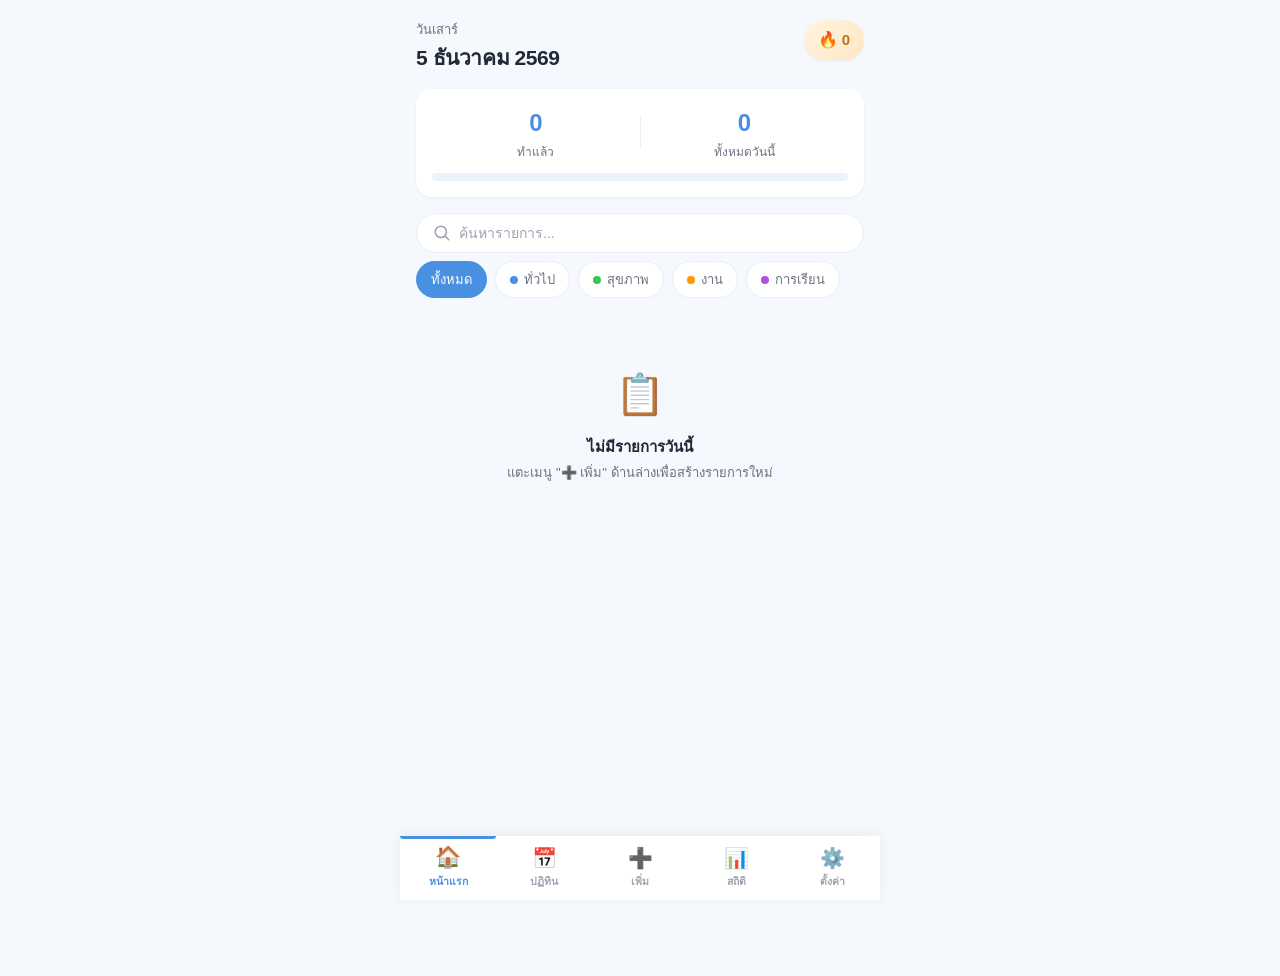
<file: www/index.html>
<!DOCTYPE html>
<html lang="th">
<head>
<meta charset="UTF-8">
<meta name="viewport" content="width=device-width, initial-scale=1.0, viewport-fit=cover, maximum-scale=1.0, user-scalable=no">
<title>Checklist - จัดการงานประจำวัน</title>

<!-- PWA -->
<meta name="theme-color" content="#4A90E2">
<meta name="mobile-web-app-capable" content="yes">
<meta name="apple-mobile-web-app-capable" content="yes">
<meta name="apple-mobile-web-app-status-bar-style" content="black-translucent">
<meta name="apple-mobile-web-app-title" content="Checklist">
<link rel="manifest" href="manifest.json">
<link rel="apple-touch-icon" href="assets/icons/icon-192x192.png">
<link rel="icon" type="image/png" sizes="192x192" href="assets/icons/icon-192x192.png">

<link rel="stylesheet" href="css/style.css">

<style>
/* ปรับเฉพาะปุ่ม "ออกจากการทดลองใช้งาน" */
.settings-row-danger {
  padding: 0 !important;
  overflow: hidden;
}

.exit-trial-link {
  width: 100%;
  min-height: 68px;
  box-sizing: border-box;
  display: flex;
  align-items: center;
  gap: 12px;
  padding: 12px 14px;
  color: inherit;
  text-decoration: none;
  border-radius: inherit;
  transition: transform .18s ease, background .18s ease;
}

.exit-trial-link:active {
  transform: scale(.98);
}

.exit-trial-icon {
  width: 40px;
  height: 40px;
  flex: 0 0 40px;
  display: grid;
  place-items: center;
  border-radius: 12px;
  font-size: 22px;
  background: rgba(220, 70, 70, .12);
}

.exit-trial-text {
  min-width: 0;
  flex: 1;
  display: flex;
  flex-direction: column;
  align-items: flex-start;
  gap: 3px;
}

.exit-trial-text strong {
  font-size: 15px;
  font-weight: 700;
  line-height: 1.25;
}

.exit-trial-text small {
  font-size: 12px;
  font-weight: 400;
  opacity: .58;
  line-height: 1.25;
}

.exit-trial-arrow {
  font-size: 27px;
  line-height: 1;
  opacity: .45;
  margin-left: 4px;
}
</style>
</head>
<body>

<!-- ===================== APP ROOT ===================== -->
<div id="app">

  <!-- ===================== HOME PAGE ===================== -->
  <section class="page" id="page-home" data-page="home">
    <header class="page-header home-header">
      <div class="home-header-top">
        <div class="home-date">
          <p class="home-date-day" id="homeDateDay">วันจันทร์</p>
          <h1 class="home-date-full" id="homeDateFull">3 สิงหาคม 2569</h1>
        </div>
        <div class="streak-badge" id="streakBadge">
          <span class="streak-flame">🔥</span>
          <span class="streak-count" id="streakCount">0</span>
        </div>
      </div>

      <div class="home-summary-card card">
        <div class="summary-row">
          <div class="summary-stat">
            <span class="summary-stat-value" id="summaryDoneCount">0</span>
            <span class="summary-stat-label">ทำแล้ว</span>
          </div>
          <div class="summary-divider"></div>
          <div class="summary-stat">
            <span class="summary-stat-value" id="summaryTotalCount">0</span>
            <span class="summary-stat-label">ทั้งหมดวันนี้</span>
          </div>
        </div>
        <div class="progress-track">
          <div class="progress-fill" id="homeProgressFill" style="width:0%"></div>
        </div>
      </div>
    </header>

    <div class="search-bar-wrap">
      <div class="search-bar">
        <svg class="search-icon" viewBox="0 0 24 24" fill="none"><path d="M21 21L15.5 15.5M18 10.5C18 14.6421 14.6421 18 10.5 18C6.35786 18 3 14.6421 3 10.5C3 6.35786 6.35786 3 10.5 3C14.6421 3 18 6.35786 18 10.5Z" stroke="currentColor" stroke-width="2" stroke-linecap="round"/></svg>
        <input type="text" id="homeSearchInput" placeholder="ค้นหารายการ...">
      </div>
    </div>

    <div class="category-filter-wrap">
      <div class="category-filter" id="homeCategoryFilter">
        <!-- category chips injected by JS -->
      </div>
    </div>

    <div class="checklist-scroll" id="homeChecklistScroll">
      <ul class="checklist-list" id="homeChecklistList">
        <!-- items injected by JS -->
      </ul>
      <div class="empty-state" id="homeEmptyState" hidden>
        <div class="empty-state-icon">📋</div>
        <p class="empty-state-title">ไม่มีรายการวันนี้</p>
        <p class="empty-state-sub">แตะเมนู "➕ เพิ่ม" ด้านล่างเพื่อสร้างรายการใหม่</p>
      </div>
    </div>
  </section>

  <!-- ===================== CALENDAR PAGE ===================== -->
  <section class="page" id="page-calendar" data-page="calendar">
    <header class="page-header">
      <h1 class="page-title">ปฏิทิน</h1>
    </header>

    <div class="calendar-nav card">
      <button class="cal-nav-btn" id="calPrevBtn" aria-label="เดือนก่อนหน้า">
        <svg viewBox="0 0 24 24" fill="none"><path d="M15 18L9 12L15 6" stroke="currentColor" stroke-width="2" stroke-linecap="round" stroke-linejoin="round"/></svg>
      </button>
      <span class="cal-month-label" id="calMonthLabel">สิงหาคม 2569</span>
      <button class="cal-nav-btn" id="calNextBtn" aria-label="เดือนถัดไป">
        <svg viewBox="0 0 24 24" fill="none"><path d="M9 18L15 12L9 6" stroke="currentColor" stroke-width="2" stroke-linecap="round" stroke-linejoin="round"/></svg>
      </button>
    </div>

    <div class="calendar-card card">
      <div class="calendar-weekdays">
        <span>จ</span><span>อ</span><span>พ</span><span>พฤ</span><span>ศ</span><span>ส</span><span>อา</span>
      </div>
      <div class="calendar-grid" id="calendarGrid">
        <!-- day cells injected by JS -->
      </div>
    </div>

    <div class="cal-selected-day-wrap">
      <h2 class="cal-selected-day-title" id="calSelectedDayTitle">รายการวันนี้</h2>
      <ul class="checklist-list" id="calChecklistList">
        <!-- items injected by JS -->
      </ul>
      <div class="empty-state" id="calEmptyState" hidden>
        <div class="empty-state-icon">🗓️</div>
        <p class="empty-state-title">ไม่มีรายการในวันนี้</p>
      </div>
    </div>
  </section>

  <!-- ===================== ADD PAGE ===================== -->
  <section class="page" id="page-add" data-page="add">
    <header class="page-header">
      <h1 class="page-title" id="addPageTitle">เพิ่มรายการ</h1>
    </header>

    <form class="add-form" id="addForm">
      <div class="form-group">
        <label class="form-label" for="itemNameInput">ชื่อรายการ</label>
        <input class="form-input" type="text" id="itemNameInput" placeholder="เช่น ดื่มน้ำ 8 แก้ว" required maxlength="60">
      </div>

      <div class="form-group">
        <label class="form-label">หมวดหมู่</label>
        <div class="category-picker" id="categoryPicker">
          <!-- category chips injected by JS -->
        </div>
        <button type="button" class="link-btn" id="manageCategoryBtn">⚙️ จัดการหมวดหมู่</button>
      </div>

      <div class="form-group">
        <label class="form-label" for="itemDescInput">รายละเอียด (ไม่บังคับ)</label>
        <textarea class="form-input form-textarea" id="itemDescInput" placeholder="รายละเอียดเพิ่มเติม..." maxlength="200"></textarea>
      </div>

      <div class="form-group">
        <label class="form-label">กำหนดการ</label>
        <div class="schedule-type-grid">
          <button type="button" class="schedule-type-btn active" data-schedule-type="once">
            <span class="schedule-type-icon">📌</span><span>ครั้งเดียว</span>
          </button>
          <button type="button" class="schedule-type-btn" data-schedule-type="daily">
            <span class="schedule-type-icon">☀️</span><span>ทุกวัน</span>
          </button>
          <button type="button" class="schedule-type-btn" data-schedule-type="weekly">
            <span class="schedule-type-icon">📆</span><span>วันในสัปดาห์</span>
          </button>
          <button type="button" class="schedule-type-btn" data-schedule-type="monthly">
            <span class="schedule-type-icon">🗓️</span><span>วันที่ในเดือน</span>
          </button>
        </div>

        <div class="schedule-detail" id="scheduleDetailOnce">
          <input class="form-input" type="date" id="onceDateInput">
        </div>

        <div class="schedule-detail" id="scheduleDetailWeekly" hidden>
          <div class="weekday-picker" id="weekdayPicker">
            <button type="button" class="weekday-chip" data-day="1">จ</button>
            <button type="button" class="weekday-chip" data-day="2">อ</button>
            <button type="button" class="weekday-chip" data-day="3">พ</button>
            <button type="button" class="weekday-chip" data-day="4">พฤ</button>
            <button type="button" class="weekday-chip" data-day="5">ศ</button>
            <button type="button" class="weekday-chip" data-day="6">ส</button>
            <button type="button" class="weekday-chip" data-day="0">อา</button>
          </div>
        </div>

        <div class="schedule-detail" id="scheduleDetailMonthly" hidden>
          <div class="monthday-picker" id="monthdayPicker">
            <!-- 1-31 buttons injected by JS -->
          </div>
        </div>
      </div>

      <button type="submit" class="btn-primary" id="saveItemBtn">บันทึก</button>
      <button type="button" class="btn-secondary" id="cancelEditBtn" hidden>ยกเลิกการแก้ไข</button>
    </form>
  </section>

  <!-- ===================== STATISTICS PAGE ===================== -->
  <section class="page" id="page-stats" data-page="stats">
    <header class="page-header">
      <h1 class="page-title">สถิติ</h1>
    </header>

    <div class="stats-month-nav card">
      <button class="cal-nav-btn" id="statsPrevBtn" aria-label="เดือนก่อนหน้า">
        <svg viewBox="0 0 24 24" fill="none"><path d="M15 18L9 12L15 6" stroke="currentColor" stroke-width="2" stroke-linecap="round" stroke-linejoin="round"/></svg>
      </button>
      <span class="cal-month-label" id="statsMonthLabel">สิงหาคม 2569</span>
      <button class="cal-nav-btn" id="statsNextBtn" aria-label="เดือนถัดไป">
        <svg viewBox="0 0 24 24" fill="none"><path d="M9 18L15 12L9 6" stroke="currentColor" stroke-width="2" stroke-linecap="round" stroke-linejoin="round"/></svg>
      </button>
    </div>

    <div class="stats-summary-row">
      <div class="stats-summary-card card">
        <span class="stats-summary-value" id="statsTotalValue">0</span>
        <span class="stats-summary-label">ทั้งหมด</span>
      </div>
      <div class="stats-summary-card card">
        <span class="stats-summary-value stats-value-done" id="statsDoneValue">0</span>
        <span class="stats-summary-label">ทำแล้ว</span>
      </div>
      <div class="stats-summary-card card">
        <span class="stats-summary-value stats-value-pending" id="statsPendingValue">0</span>
        <span class="stats-summary-label">ค้าง</span>
      </div>
    </div>

    <div class="chart-card card">
      <div class="chart-toggle">
        <button class="chart-toggle-btn active" data-chart-type="pie">Pie</button>
        <button class="chart-toggle-btn" data-chart-type="bar">Bar</button>
      </div>
      <div class="chart-canvas-wrap">
        <svg id="statsChartSvg" viewBox="0 0 200 200" class="chart-svg"></svg>
      </div>
      <div class="chart-legend" id="statsChartLegend">
        <!-- legend injected by JS -->
      </div>
    </div>

    <div class="stats-category-list" id="statsCategoryList">
      <!-- per-category breakdown injected by JS -->
    </div>
  </section>

  <!-- ===================== SETTINGS PAGE ===================== -->
  <section class="page" id="page-settings" data-page="settings">
    <header class="page-header">
      <h1 class="page-title">ตั้งค่า</h1>
    </header>

    <div class="settings-list">

      <div class="settings-group card">
        <p class="settings-group-title">การแสดงผลกราฟ</p>
        <div class="settings-row">
          <span>รูปแบบกราฟเริ่มต้น</span>
          <div class="segmented" id="settingsChartTypeSeg">
            <button type="button" class="segmented-btn active" data-chart-type="pie">Pie</button>
            <button type="button" class="segmented-btn" data-chart-type="bar">Bar</button>
          </div>
        </div>
      </div>

      <div class="settings-group card">
        <button type="button" class="settings-row settings-row-btn" id="settingsManageCategoryBtn">
          <span>🎨 จัดการหมวดหมู่</span>
          <svg viewBox="0 0 24 24" fill="none"><path d="M9 18L15 12L9 6" stroke="currentColor" stroke-width="2" stroke-linecap="round" stroke-linejoin="round"/></svg>
        </button>
      </div>

      <div class="settings-group card">
        <div class="settings-row">
          <span>🔊 เสียงเอฟเฟกต์</span>
          <label class="switch">
            <input type="checkbox" id="settingsSoundToggle" checked>
            <span class="switch-slider"></span>
          </label>
        </div>
      </div>

 <div class="settings-group card">
        <button type="button" class="settings-row settings-row-btn settings-row-danger" id="settingsClearDataBtn">
          <a href="/index.html" class="exit-trial-link" aria-label="ออกจากการทดลองใช้งาน">
            <span class="exit-trial-icon">↩</span>
            <span class="exit-trial-text">
              <strong>ออกจากการทดลองใช้งาน</strong>
              <small>กลับไปยังหน้าเริ่มต้น</small>
            </span>
            <span class="exit-trial-arrow">›</span>
          </a>
        </button>
      </div>



    </div>
  </section>

</div>

<!-- ===================== BOTTOM NAVIGATION ===================== -->
<nav class="bottom-nav" id="bottomNav">
  <button class="nav-item active" data-nav="home">
    <span class="nav-icon">🏠</span>
    <span class="nav-label">หน้าแรก</span>
  </button>
  <button class="nav-item" data-nav="calendar">
    <span class="nav-icon">📅</span>
    <span class="nav-label">ปฏิทิน</span>
  </button>
  <button class="nav-item" data-nav="add">
    <span class="nav-icon">➕</span>
    <span class="nav-label">เพิ่ม</span>
  </button>
  <button class="nav-item" data-nav="stats">
    <span class="nav-icon">📊</span>
    <span class="nav-label">สถิติ</span>
  </button>
  <button class="nav-item" data-nav="settings">
    <span class="nav-icon">⚙️</span>
    <span class="nav-label">ตั้งค่า</span>
  </button>
  <span class="nav-indicator" id="navIndicator"></span>
</nav>

<!-- ===================== SHARED MODALS ===================== -->

<!-- Category management modal -->
<div class="modal-overlay" id="categoryModalOverlay" hidden>
  <div class="modal-sheet" id="categoryModal">
    <div class="modal-handle"></div>
    <h2 class="modal-title">จัดการหมวดหมู่</h2>

    <ul class="category-manage-list" id="categoryManageList">
      <!-- categories injected by JS -->
    </ul>

    <div class="category-add-row">
      <input type="text" class="form-input" id="newCategoryNameInput" placeholder="ชื่อหมวดหมู่ใหม่" maxlength="20">
      <input type="color" id="newCategoryColorInput" value="#4A90E2">
      <button type="button" class="btn-primary btn-small" id="addCategoryBtn">เพิ่ม</button>
    </div>

    <button type="button" class="btn-secondary" id="closeCategoryModalBtn">ปิด</button>
  </div>
</div>

<!-- Confirm dialog (generic) -->
<div class="modal-overlay" id="confirmDialogOverlay" hidden>
  <div class="confirm-dialog" id="confirmDialog">
    <p class="confirm-dialog-title" id="confirmDialogTitle">ยืนยันการลบ</p>
    <p class="confirm-dialog-msg" id="confirmDialogMsg">คุณต้องการลบรายการนี้ใช่หรือไม่?</p>
    <div class="confirm-dialog-actions">
      <button type="button" class="btn-secondary" id="confirmDialogCancelBtn">ยกเลิก</button>
      <button type="button" class="btn-danger" id="confirmDialogOkBtn">ลบ</button>
    </div>
  </div>
</div>

<!-- Toast -->
<div class="toast" id="toast"></div>

<script src="js/sound.js"></script>
<script src="js/animation.js"></script>
<script src="js/app.js"></script>
</body>
</html>
</file>
<file: www/css/style.css>
/* =========================================================
   CHECKLIST APP - STYLESHEET
   Theme: White / Light Blue - Modern Minimal - Clean
   ========================================================= */

/* ---------- 1. ROOT VARIABLES ---------- */
:root {
  /* Colors */
  --color-bg: #F5F8FC;
  --color-surface: #FFFFFF;
  --color-primary: #4A90E2;
  --color-primary-dark: #3A7BD5;
  --color-primary-light: #EAF3FE;
  --color-primary-lighter: #F3F8FE;
  --color-text: #1F2937;
  --color-text-secondary: #6B7280;
  --color-text-muted: #9CA3AF;
  --color-border: #E7EEF6;
  --color-success: #34C759;
  --color-danger: #FF5A5F;
  --color-danger-light: #FFEEEE;
  --color-warning: #FFB020;

  /* Shadows (light, per spec: no heavy blur) */
  --shadow-sm: 0 1px 3px rgba(31, 41, 55, 0.06);
  --shadow-md: 0 4px 14px rgba(74, 144, 226, 0.12);
  --shadow-nav: 0 -2px 12px rgba(31, 41, 55, 0.06);

  /* Radius */
  --radius-sm: 10px;
  --radius-md: 16px;
  --radius-lg: 22px;
  --radius-pill: 999px;

  /* Spacing */
  --space-xs: 4px;
  --space-sm: 8px;
  --space-md: 16px;
  --space-lg: 24px;

  /* Layout */
  --nav-height: 64px;
  --safe-bottom: env(safe-area-inset-bottom, 0px);
  --safe-top: env(safe-area-inset-top, 0px);

  /* Motion */
  --ease-standard: cubic-bezier(0.4, 0, 0.2, 1);
  --dur-fast: 120ms;
  --dur-base: 220ms;
  --dur-slow: 320ms;
}

/* ---------- 2. RESET ---------- */
* {
  margin: 0;
  padding: 0;
  box-sizing: border-box;
  -webkit-tap-highlight-color: transparent;
}

html, body {
  height: 100%;
  overscroll-behavior-y: none;
}

body {
  font-family: "Noto Sans Thai", "Sarabun", -apple-system, BlinkMacSystemFont,
    "Segoe UI", Roboto, sans-serif;
  background: var(--color-bg);
  color: var(--color-text);
  font-size: 15px;
  line-height: 1.5;
  -webkit-font-smoothing: antialiased;
  padding-top: var(--safe-top);
}

button, input, textarea, select {
  font-family: inherit;
  font-size: inherit;
  color: inherit;
  border: none;
  outline: none;
  background: none;
}

button {
  cursor: pointer;
}

ul { list-style: none; }

svg { display: block; width: 20px; height: 20px; }

/* ---------- 3. APP SHELL ---------- */
#app {
  position: relative;
  width: 100%;
  min-height: 100vh;
  padding-bottom: calc(var(--nav-height) + var(--safe-bottom) + 12px);
}

.page {
  display: none;
  width: 100%;
  min-height: 100vh;
  padding: var(--space-md);
  padding-bottom: calc(var(--nav-height) + var(--safe-bottom) + 24px);
}

.page.is-active {
  display: block;
}

/* page transition animation classes toggled by animation.js */
.page.anim-enter-forward   { animation: pageEnterForward var(--dur-base) var(--ease-standard); }
.page.anim-enter-backward  { animation: pageEnterBackward var(--dur-base) var(--ease-standard); }

@keyframes pageEnterForward {
  from { opacity: 0; transform: translateX(16px); }
  to   { opacity: 1; transform: translateX(0); }
}
@keyframes pageEnterBackward {
  from { opacity: 0; transform: translateX(-16px); }
  to   { opacity: 1; transform: translateX(0); }
}

.card {
  background: var(--color-surface);
  border-radius: var(--radius-md);
  box-shadow: var(--shadow-sm);
}

.page-header {
  margin-bottom: var(--space-md);
}

.page-title {
  font-size: 22px;
  font-weight: 700;
  letter-spacing: -0.02em;
}

/* ---------- 4. HOME PAGE ---------- */
.home-header-top {
  display: flex;
  align-items: flex-start;
  justify-content: space-between;
  margin-bottom: var(--space-md);
  padding-top: 4px;
}

.home-date-day {
  font-size: 13px;
  color: var(--color-text-secondary);
  font-weight: 500;
  margin-bottom: 2px;
}

.home-date-full {
  font-size: 21px;
  font-weight: 700;
  letter-spacing: -0.02em;
}

.streak-badge {
  display: flex;
  align-items: center;
  gap: 4px;
  background: linear-gradient(135deg, #FFF4E0, #FFE7C2);
  padding: 8px 14px;
  border-radius: var(--radius-pill);
  box-shadow: var(--shadow-sm);
  transition: transform var(--dur-fast) var(--ease-standard);
}

.streak-badge.pulse {
  animation: streakPulse 420ms var(--ease-standard);
}

@keyframes streakPulse {
  0%   { transform: scale(1); }
  40%  { transform: scale(1.18); }
  100% { transform: scale(1); }
}

.streak-flame {
  font-size: 16px;
}

.streak-count {
  font-weight: 700;
  font-size: 15px;
  color: #B7791F;
}

.home-summary-card {
  padding: var(--space-md);
}

.summary-row {
  display: flex;
  align-items: center;
  margin-bottom: 12px;
}

.summary-stat {
  display: flex;
  flex-direction: column;
  align-items: center;
  flex: 1;
}

.summary-stat-value {
  font-size: 24px;
  font-weight: 800;
  color: var(--color-primary);
  letter-spacing: -0.02em;
}

.summary-stat-label {
  font-size: 12px;
  color: var(--color-text-secondary);
  margin-top: 2px;
}

.summary-divider {
  width: 1px;
  height: 32px;
  background: var(--color-border);
}

.progress-track {
  width: 100%;
  height: 8px;
  background: var(--color-primary-light);
  border-radius: var(--radius-pill);
  overflow: hidden;
}

.progress-fill {
  height: 100%;
  background: linear-gradient(90deg, var(--color-primary), var(--color-primary-dark));
  border-radius: var(--radius-pill);
  transition: width var(--dur-slow) var(--ease-standard);
}

.search-bar-wrap {
  margin-bottom: var(--space-sm);
}

.search-bar {
  display: flex;
  align-items: center;
  gap: 8px;
  background: var(--color-surface);
  border: 1px solid var(--color-border);
  border-radius: var(--radius-pill);
  padding: 10px 16px;
}

.search-icon {
  width: 18px;
  height: 18px;
  color: var(--color-text-muted);
  flex-shrink: 0;
}

.search-bar input {
  flex: 1;
  min-width: 0;
  font-size: 14px;
}

.search-bar input::placeholder {
  color: var(--color-text-muted);
}

.category-filter-wrap {
  margin-bottom: var(--space-md);
  overflow: hidden;
}

.category-filter {
  display: flex;
  gap: 8px;
  overflow-x: auto;
  scrollbar-width: none;
  padding-bottom: 2px;
}

.category-filter::-webkit-scrollbar { display: none; }

.filter-chip {
  flex-shrink: 0;
  display: flex;
  align-items: center;
  gap: 6px;
  padding: 7px 14px;
  border-radius: var(--radius-pill);
  background: var(--color-surface);
  border: 1px solid var(--color-border);
  font-size: 13px;
  font-weight: 500;
  color: var(--color-text-secondary);
  transition: transform var(--dur-fast) var(--ease-standard), background var(--dur-fast), color var(--dur-fast), border-color var(--dur-fast);
}

.filter-chip:active {
  transform: scale(0.95);
}

.filter-chip.active {
  background: var(--color-primary);
  border-color: var(--color-primary);
  color: #fff;
}

.filter-chip-dot {
  width: 8px;
  height: 8px;
  border-radius: 50%;
  flex-shrink: 0;
}

.checklist-scroll {
  min-height: 200px;
}

.checklist-list {
  display: flex;
  flex-direction: column;
  gap: 10px;
}

/* ---------- 5. CHECKLIST ITEM (generated by JS) ---------- */
.checklist-item {
  display: flex;
  align-items: center;
  gap: 12px;
  background: var(--color-surface);
  border-radius: var(--radius-md);
  padding: 14px;
  box-shadow: var(--shadow-sm);
  transition: transform var(--dur-fast) var(--ease-standard), opacity var(--dur-base) var(--ease-standard);
}

.checklist-item:active {
  transform: scale(0.98);
}

.checklist-item.is-removing {
  animation: itemRemove var(--dur-base) var(--ease-standard) forwards;
}

@keyframes itemRemove {
  to { opacity: 0; transform: scale(0.9) translateX(12px); }
}

.checklist-item.is-entering {
  animation: itemEnter var(--dur-base) var(--ease-standard);
}

@keyframes itemEnter {
  from { opacity: 0; transform: scale(0.95); }
  to   { opacity: 1; transform: scale(1); }
}

.item-checkbox {
  flex-shrink: 0;
  width: 26px;
  height: 26px;
  border-radius: 8px;
  border: 2px solid var(--color-border);
  display: flex;
  align-items: center;
  justify-content: center;
  transition: transform var(--dur-fast) var(--ease-standard), background var(--dur-fast), border-color var(--dur-fast);
}

.item-checkbox.checked {
  background: var(--color-success);
  border-color: var(--color-success);
}

.item-checkbox.pop {
  animation: checkPop 320ms var(--ease-standard);
}

@keyframes checkPop {
  0%   { transform: scale(1); }
  45%  { transform: scale(1.28); }
  100% { transform: scale(1); }
}

.item-check-icon {
  width: 14px;
  height: 14px;
  opacity: 0;
  transform: scale(0.5);
  transition: opacity var(--dur-fast) var(--ease-standard), transform var(--dur-fast) var(--ease-standard);
}

.item-checkbox.checked .item-check-icon {
  opacity: 1;
  transform: scale(1);
}

.item-content {
  flex: 1;
  min-width: 0;
}

.item-name {
  font-size: 14.5px;
  font-weight: 600;
  color: var(--color-text);
  transition: color var(--dur-base), opacity var(--dur-base);
  overflow: hidden;
  text-overflow: ellipsis;
  white-space: nowrap;
}

.item-name.is-done {
  color: var(--color-text-muted);
  text-decoration: line-through;
}

.item-meta {
  display: flex;
  align-items: center;
  gap: 6px;
  margin-top: 4px;
}

.item-category-dot {
  width: 8px;
  height: 8px;
  border-radius: 50%;
  flex-shrink: 0;
}

.item-category-name {
  font-size: 12px;
  color: var(--color-text-secondary);
}

.item-actions {
  display: flex;
  gap: 4px;
  flex-shrink: 0;
}

.item-action-btn {
  width: 32px;
  height: 32px;
  border-radius: var(--radius-sm);
  display: flex;
  align-items: center;
  justify-content: center;
  font-size: 15px;
  color: var(--color-text-muted);
  transition: background var(--dur-fast), transform var(--dur-fast);
}

.item-action-btn:active {
  transform: scale(0.9);
  background: var(--color-primary-light);
}

/* ---------- 6. EMPTY STATE ---------- */
.empty-state {
  display: flex;
  flex-direction: column;
  align-items: center;
  justify-content: center;
  text-align: center;
  padding: 48px 24px;
  animation: fadeIn var(--dur-slow) var(--ease-standard);
}

@keyframes fadeIn {
  from { opacity: 0; }
  to   { opacity: 1; }
}

.empty-state-icon {
  font-size: 40px;
  margin-bottom: 12px;
}

.empty-state-title {
  font-weight: 700;
  font-size: 15px;
  margin-bottom: 4px;
}

.empty-state-sub {
  font-size: 13px;
  color: var(--color-text-secondary);
}

/* ---------- 7. CALENDAR PAGE ---------- */
.calendar-nav {
  display: flex;
  align-items: center;
  justify-content: space-between;
  padding: 10px 8px;
  margin-bottom: var(--space-md);
}

.cal-nav-btn {
  width: 36px;
  height: 36px;
  display: flex;
  align-items: center;
  justify-content: center;
  border-radius: var(--radius-sm);
  color: var(--color-primary);
  transition: background var(--dur-fast), transform var(--dur-fast);
}

.cal-nav-btn:active {
  background: var(--color-primary-light);
  transform: scale(0.92);
}

.cal-month-label {
  font-weight: 700;
  font-size: 15.5px;
}

.calendar-card {
  padding: var(--space-md);
  margin-bottom: var(--space-lg);
}

.calendar-weekdays {
  display: grid;
  grid-template-columns: repeat(7, 1fr);
  margin-bottom: 8px;
}

.calendar-weekdays span {
  text-align: center;
  font-size: 12px;
  color: var(--color-text-muted);
  font-weight: 600;
}

.calendar-grid {
  display: grid;
  grid-template-columns: repeat(7, 1fr);
  row-gap: 4px;
  animation: fadeIn var(--dur-base) var(--ease-standard);
}

.cal-day-cell {
  position: relative;
  aspect-ratio: 1 / 1;
  display: flex;
  flex-direction: column;
  align-items: center;
  justify-content: center;
  gap: 2px;
  border-radius: var(--radius-sm);
  font-size: 13px;
  transition: background var(--dur-fast), transform var(--dur-fast);
}

.cal-day-cell:active {
  transform: scale(0.92);
}

.cal-day-cell.is-empty {
  visibility: hidden;
}

.cal-day-cell.is-today .cal-day-number {
  color: var(--color-primary);
  font-weight: 800;
}

.cal-day-cell.is-selected {
  background: var(--color-primary);
}

.cal-day-cell.is-selected .cal-day-number {
  color: #fff;
  font-weight: 700;
}

.cal-day-number {
  font-weight: 500;
}

.cal-day-dots {
  display: flex;
  gap: 2px;
  height: 5px;
}

.cal-day-dot {
  width: 4px;
  height: 4px;
  border-radius: 50%;
}

.cal-selected-day-title {
  font-size: 15px;
  font-weight: 700;
  margin-bottom: 10px;
}

/* ---------- 8. ADD FORM ---------- */
.add-form {
  display: flex;
  flex-direction: column;
  gap: var(--space-lg);
}

.form-group {
  display: flex;
  flex-direction: column;
  gap: 8px;
}

.form-label {
  font-size: 13px;
  font-weight: 600;
  color: var(--color-text-secondary);
}

.form-input {
  background: var(--color-surface);
  border: 1px solid var(--color-border);
  border-radius: var(--radius-sm);
  padding: 12px 14px;
  font-size: 14.5px;
  transition: border-color var(--dur-fast);
}

.form-input:focus {
  border-color: var(--color-primary);
}

.form-textarea {
  min-height: 80px;
  resize: vertical;
}

.category-picker {
  display: flex;
  flex-wrap: wrap;
  gap: 8px;
}

.category-chip {
  display: flex;
  align-items: center;
  gap: 6px;
  padding: 8px 14px;
  border-radius: var(--radius-pill);
  border: 1.5px solid var(--color-border);
  font-size: 13px;
  font-weight: 500;
  transition: transform var(--dur-fast), border-color var(--dur-fast), background var(--dur-fast);
}

.category-chip:active {
  transform: scale(0.95);
}

.category-chip.selected {
  border-color: var(--color-primary);
  background: var(--color-primary-lighter);
}

.category-chip-dot {
  width: 9px;
  height: 9px;
  border-radius: 50%;
  flex-shrink: 0;
}

.link-btn {
  align-self: flex-start;
  font-size: 13px;
  color: var(--color-primary);
  font-weight: 600;
  padding: 4px 0;
}

.schedule-type-grid {
  display: grid;
  grid-template-columns: repeat(2, 1fr);
  gap: 8px;
  margin-bottom: 12px;
}

.schedule-type-btn {
  display: flex;
  flex-direction: column;
  align-items: center;
  gap: 4px;
  padding: 14px 8px;
  border-radius: var(--radius-sm);
  background: var(--color-surface);
  border: 1.5px solid var(--color-border);
  font-size: 12.5px;
  font-weight: 500;
  color: var(--color-text-secondary);
  transition: transform var(--dur-fast), border-color var(--dur-fast), background var(--dur-fast), color var(--dur-fast);
}

.schedule-type-btn:active {
  transform: scale(0.96);
}

.schedule-type-btn.active {
  border-color: var(--color-primary);
  background: var(--color-primary-lighter);
  color: var(--color-primary-dark);
}

.schedule-type-icon {
  font-size: 18px;
}

.schedule-detail {
  animation: fadeIn var(--dur-base) var(--ease-standard);
}

.weekday-picker {
  display: flex;
  gap: 6px;
  flex-wrap: wrap;
}

.weekday-chip {
  width: 40px;
  height: 40px;
  border-radius: 50%;
  background: var(--color-surface);
  border: 1.5px solid var(--color-border);
  font-size: 13px;
  font-weight: 600;
  color: var(--color-text-secondary);
  transition: transform var(--dur-fast), background var(--dur-fast), color var(--dur-fast), border-color var(--dur-fast);
}

.weekday-chip:active {
  transform: scale(0.9);
}

.weekday-chip.selected {
  background: var(--color-primary);
  border-color: var(--color-primary);
  color: #fff;
}

.monthday-picker {
  display: grid;
  grid-template-columns: repeat(7, 1fr);
  gap: 6px;
}

.monthday-btn {
  aspect-ratio: 1 / 1;
  border-radius: 8px;
  background: var(--color-surface);
  border: 1.5px solid var(--color-border);
  font-size: 12.5px;
  font-weight: 500;
  color: var(--color-text-secondary);
  transition: transform var(--dur-fast), background var(--dur-fast), color var(--dur-fast), border-color var(--dur-fast);
}

.monthday-btn:active {
  transform: scale(0.9);
}

.monthday-btn.selected {
  background: var(--color-primary);
  border-color: var(--color-primary);
  color: #fff;
}

.btn-primary {
  background: linear-gradient(135deg, var(--color-primary), var(--color-primary-dark));
  color: #fff;
  font-weight: 700;
  font-size: 15px;
  padding: 15px;
  border-radius: var(--radius-sm);
  box-shadow: var(--shadow-md);
  transition: transform var(--dur-fast) var(--ease-standard), box-shadow var(--dur-fast);
}

.btn-primary:active {
  transform: scale(0.97);
  box-shadow: none;
}

.btn-small {
  padding: 10px 16px;
  font-size: 13px;
  border-radius: var(--radius-sm);
  white-space: nowrap;
}

.btn-secondary {
  background: var(--color-primary-light);
  color: var(--color-primary-dark);
  font-weight: 600;
  font-size: 14px;
  padding: 13px;
  border-radius: var(--radius-sm);
  transition: transform var(--dur-fast);
}

.btn-secondary:active {
  transform: scale(0.97);
}

.btn-danger {
  background: var(--color-danger);
  color: #fff;
  font-weight: 700;
  font-size: 14px;
  padding: 13px;
  border-radius: var(--radius-sm);
  transition: transform var(--dur-fast);
}

.btn-danger:active {
  transform: scale(0.97);
}

/* ---------- 9. STATISTICS PAGE ---------- */
.stats-month-nav {
  display: flex;
  align-items: center;
  justify-content: space-between;
  padding: 10px 8px;
  margin-bottom: var(--space-md);
}

.stats-summary-row {
  display: grid;
  grid-template-columns: repeat(3, 1fr);
  gap: 8px;
  margin-bottom: var(--space-md);
}

.stats-summary-card {
  display: flex;
  flex-direction: column;
  align-items: center;
  padding: 14px 4px;
}

.stats-summary-value {
  font-size: 20px;
  font-weight: 800;
  color: var(--color-text);
}

.stats-value-done { color: var(--color-success); }
.stats-value-pending { color: var(--color-warning); }

.stats-summary-label {
  font-size: 11.5px;
  color: var(--color-text-secondary);
  margin-top: 2px;
}

.chart-card {
  padding: var(--space-md);
  margin-bottom: var(--space-md);
}

.chart-toggle {
  display: inline-flex;
  background: var(--color-primary-light);
  border-radius: var(--radius-pill);
  padding: 3px;
  margin: 0 auto 12px;
  width: 100%;
}

.chart-toggle-btn {
  flex: 1;
  padding: 8px;
  border-radius: var(--radius-pill);
  font-size: 13px;
  font-weight: 600;
  color: var(--color-primary-dark);
  transition: background var(--dur-fast), color var(--dur-fast);
}

.chart-toggle-btn.active {
  background: var(--color-surface);
  box-shadow: var(--shadow-sm);
}

.chart-canvas-wrap {
  display: flex;
  justify-content: center;
  padding: 8px 0;
}

.chart-svg {
  width: 180px;
  height: 180px;
}

.chart-svg .chart-bar-svg { width: 100%; height: 180px; }

.chart-legend {
  display: flex;
  flex-wrap: wrap;
  gap: 8px 14px;
  justify-content: center;
  margin-top: 12px;
}

.legend-item {
  display: flex;
  align-items: center;
  gap: 6px;
  font-size: 12px;
  color: var(--color-text-secondary);
}

.legend-dot {
  width: 8px;
  height: 8px;
  border-radius: 50%;
  flex-shrink: 0;
}

.stats-category-list {
  display: flex;
  flex-direction: column;
  gap: 10px;
}

.stats-category-item {
  display: flex;
  align-items: center;
  gap: 10px;
  background: var(--color-surface);
  border-radius: var(--radius-md);
  padding: 12px 14px;
  box-shadow: var(--shadow-sm);
}

.stats-cat-dot {
  width: 10px;
  height: 10px;
  border-radius: 50%;
  flex-shrink: 0;
}

.stats-cat-info {
  flex: 1;
  min-width: 0;
}

.stats-cat-name {
  font-size: 13.5px;
  font-weight: 600;
}

.stats-cat-track {
  width: 100%;
  height: 6px;
  background: var(--color-primary-light);
  border-radius: var(--radius-pill);
  margin-top: 6px;
  overflow: hidden;
}

.stats-cat-fill {
  height: 100%;
  border-radius: var(--radius-pill);
  transition: width var(--dur-slow) var(--ease-standard);
}

.stats-cat-count {
  font-size: 12.5px;
  color: var(--color-text-secondary);
  flex-shrink: 0;
}

/* ---------- 10. SETTINGS PAGE ---------- */
.settings-list {
  display: flex;
  flex-direction: column;
  gap: var(--space-md);
}

.settings-group {
  padding: 4px 16px;
}

.settings-group-title {
  font-size: 12px;
  font-weight: 700;
  color: var(--color-text-muted);
  text-transform: uppercase;
  letter-spacing: 0.03em;
  padding: 12px 0 6px;
}

.settings-row {
  display: flex;
  align-items: center;
  justify-content: space-between;
  padding: 14px 0;
  font-size: 14.5px;
  font-weight: 500;
}

.settings-row + .settings-row {
  border-top: 1px solid var(--color-border);
}

.settings-row-btn {
  width: 100%;
  color: var(--color-text);
}

.settings-row-btn svg {
  color: var(--color-text-muted);
  width: 18px;
  height: 18px;
}

.settings-row-danger {
  color: var(--color-danger);
}

.settings-value {
  color: var(--color-text-secondary);
}

.segmented {
  display: inline-flex;
  background: var(--color-primary-light);
  border-radius: var(--radius-pill);
  padding: 3px;
}

.segmented-btn {
  padding: 6px 14px;
  border-radius: var(--radius-pill);
  font-size: 12.5px;
  font-weight: 600;
  color: var(--color-primary-dark);
  transition: background var(--dur-fast);
}

.segmented-btn.active {
  background: var(--color-surface);
  box-shadow: var(--shadow-sm);
}

.switch {
  position: relative;
  display: inline-block;
  width: 46px;
  height: 26px;
  flex-shrink: 0;
}

.switch input {
  opacity: 0;
  width: 0;
  height: 0;
}

.switch-slider {
  position: absolute;
  inset: 0;
  background: var(--color-border);
  border-radius: var(--radius-pill);
  transition: background var(--dur-base) var(--ease-standard);
}

.switch-slider::before {
  content: "";
  position: absolute;
  width: 20px;
  height: 20px;
  left: 3px;
  top: 3px;
  background: #fff;
  border-radius: 50%;
  box-shadow: var(--shadow-sm);
  transition: transform var(--dur-base) var(--ease-standard);
}

.switch input:checked + .switch-slider {
  background: var(--color-primary);
}

.switch input:checked + .switch-slider::before {
  transform: translateX(20px);
}

/* ---------- 11. BOTTOM NAVIGATION ---------- */
.bottom-nav {
  position: fixed;
  left: 0;
  right: 0;
  bottom: 0;
  height: calc(var(--nav-height) + var(--safe-bottom));
  padding-bottom: var(--safe-bottom);
  display: flex;
  background: var(--color-surface);
  box-shadow: var(--shadow-nav);
  z-index: 100;
}

.nav-item {
  flex: 1;
  display: flex;
  flex-direction: column;
  align-items: center;
  justify-content: center;
  gap: 3px;
  color: var(--color-text-muted);
  position: relative;
  transition: transform var(--dur-fast) var(--ease-standard);
}

.nav-item:active {
  transform: scale(0.92);
}

.nav-item.active {
  color: var(--color-primary);
}

.nav-icon {
  font-size: 20px;
  transition: transform var(--dur-base) var(--ease-standard);
}

.nav-item.active .nav-icon {
  transform: translateY(-1px) scale(1.05);
}

.nav-label {
  font-size: 10.5px;
  font-weight: 600;
}

.nav-indicator {
  position: absolute;
  top: 0;
  left: 0;

  height: 3px;
  width: 20%;

  background: var(--color-primary);
  border-radius: 0 0 4px 4px;

  transition: transform .3s cubic-bezier(.4,0,.2,1);
  will-change: transform;

  pointer-events: none;
}

/* ---------- 12. MODALS ---------- */
.modal-overlay {
  position: fixed;
  inset: 0;
  background: rgba(17, 24, 39, 0.35);
  z-index: 200;
  display: flex;
  align-items: flex-end;
  justify-content: center;
  opacity: 0;
  transition: opacity var(--dur-base) var(--ease-standard);
}

.modal-overlay.is-open {
  opacity: 1;
}

.modal-overlay[hidden] {
  display: none;
}

.modal-sheet {
  width: 100%;
  max-width: 480px;
  max-height: 82vh;
  background: var(--color-surface);
  border-radius: 22px 22px 0 0;
  padding: 10px 20px calc(20px + var(--safe-bottom));
  display: flex;
  flex-direction: column;
  transform: translateY(24px);
  opacity: 0;
  transition: transform var(--dur-base) var(--ease-standard), opacity var(--dur-base) var(--ease-standard);
  overflow-y: auto;
}

.modal-overlay.is-open .modal-sheet {
  transform: translateY(0);
  opacity: 1;
}

.modal-handle {
  width: 36px;
  height: 4px;
  background: var(--color-border);
  border-radius: var(--radius-pill);
  margin: 4px auto 14px;
  flex-shrink: 0;
}

.modal-title {
  font-size: 17px;
  font-weight: 700;
  margin-bottom: 14px;
}

.category-manage-list {
  display: flex;
  flex-direction: column;
  gap: 8px;
  margin-bottom: 14px;
  max-height: 40vh;
  overflow-y: auto;
}

.category-manage-item {
  display: flex;
  align-items: center;
  gap: 10px;
  padding: 10px;
  border-radius: var(--radius-sm);
  background: var(--color-bg);
}

.cat-manage-color {
  width: 22px;
  height: 22px;
  border-radius: 50%;
  border: none;
  flex-shrink: 0;
  padding: 0;
  cursor: pointer;
}

.cat-manage-name {
  flex: 1;
  min-width: 0;
  font-size: 14px;
  font-weight: 500;
  background: transparent;
  border: none;
  padding: 4px;
}

.cat-manage-delete {
  width: 30px;
  height: 30px;
  border-radius: 8px;
  color: var(--color-danger);
  font-size: 15px;
  flex-shrink: 0;
  transition: background var(--dur-fast), transform var(--dur-fast);
}

.cat-manage-delete:active {
  background: var(--color-danger-light);
  transform: scale(0.9);
}

.category-add-row {
  display: flex;
  gap: 8px;
  align-items: center;
  margin-bottom: 12px;
}

.category-add-row .form-input {
  flex: 1;
  min-width: 0;
}

.category-add-row input[type="color"] {
  width: 42px;
  height: 42px;
  padding: 2px;
  border-radius: 10px;
  border: 1px solid var(--color-border);
  flex-shrink: 0;
}

.confirm-dialog {
  width: 100%;
  max-width: 320px;
  margin: auto;
  background: var(--color-surface);
  border-radius: var(--radius-lg);
  padding: 22px;
  text-align: center;
  transform: scale(0.92);
  opacity: 0;
  transition: transform var(--dur-base) var(--ease-standard), opacity var(--dur-base) var(--ease-standard);
}

.modal-overlay.is-open .confirm-dialog {
  transform: scale(1);
  opacity: 1;
}

#confirmDialogOverlay {
  align-items: center;
}

.confirm-dialog-title {
  font-size: 16px;
  font-weight: 700;
  margin-bottom: 6px;
}

.confirm-dialog-msg {
  font-size: 13.5px;
  color: var(--color-text-secondary);
  margin-bottom: 18px;
}

.confirm-dialog-actions {
  display: flex;
  gap: 10px;
}

.confirm-dialog-actions button {
  flex: 1;
}

/* ---------- 13. TOAST ---------- */
.toast {
  position: fixed;
  left: 50%;
  bottom: calc(var(--nav-height) + var(--safe-bottom) + 16px);
  transform: translate(-50%, 12px);
  background: rgba(31, 41, 55, 0.94);
  color: #fff;
  padding: 11px 20px;
  border-radius: var(--radius-pill);
  font-size: 13px;
  font-weight: 500;
  z-index: 300;
  opacity: 0;
  pointer-events: none;
  transition: opacity var(--dur-base) var(--ease-standard), transform var(--dur-base) var(--ease-standard);
  max-width: 86%;
  text-align: center;
  white-space: nowrap;
  overflow: hidden;
  text-overflow: ellipsis;
}

.toast.is-visible {
  opacity: 1;
  transform: translate(-50%, 0);
}

/* ---------- 14. RESPONSIVE (tablet / desktop widening) ---------- */
@media (min-width: 560px) {
  #app {
    max-width: 480px;
    margin: 0 auto;
  }
  .bottom-nav {
    max-width: 480px;
    margin: 0 auto;
    left: 0;
    right: 0;
  }
  .modal-overlay {
    align-items: center;
  }
  .modal-sheet {
    border-radius: 22px;
    max-height: 80vh;
  }
}

/* ---------- 15. REDUCED MOTION ---------- */
@media (prefers-reduced-motion: reduce) {
  *, *::before, *::after {
    animation-duration: 0.001ms !important;
    animation-iteration-count: 1 !important;
    transition-duration: 0.001ms !important;
  }
}
</file>
